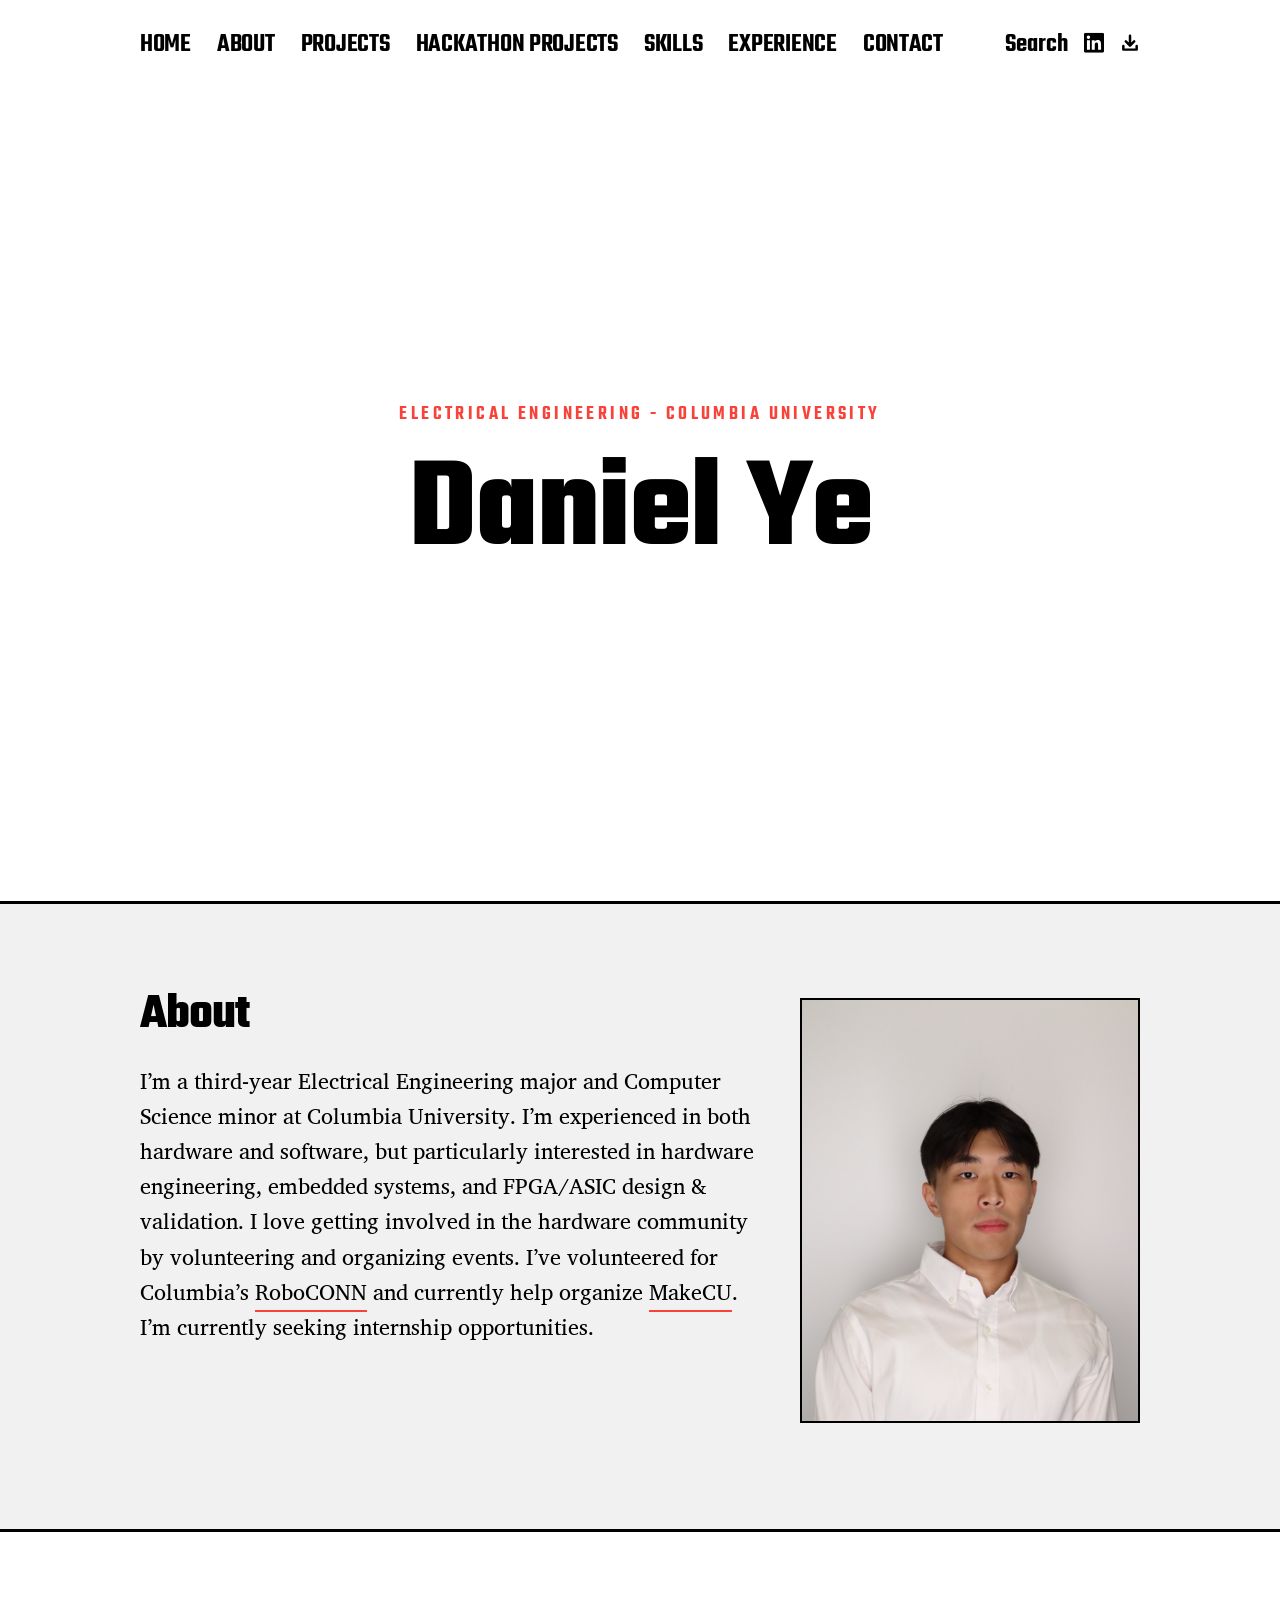
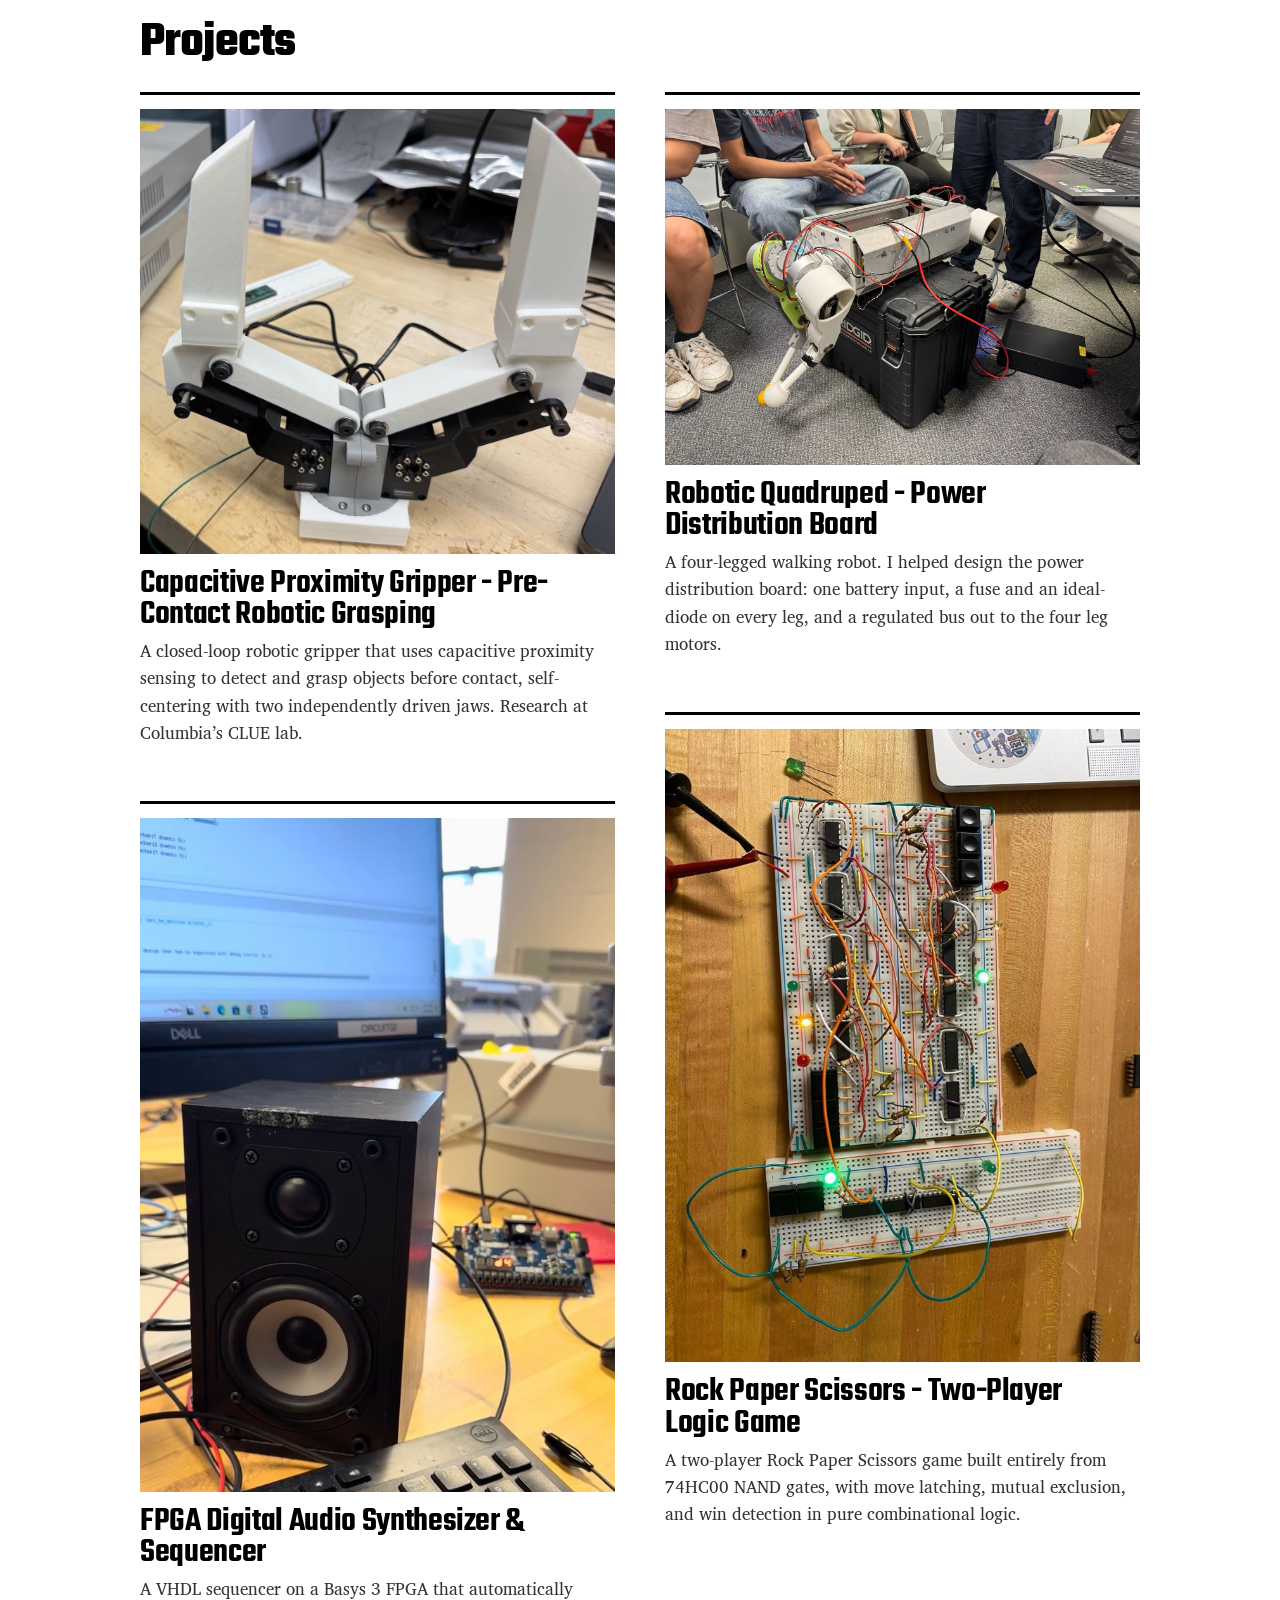
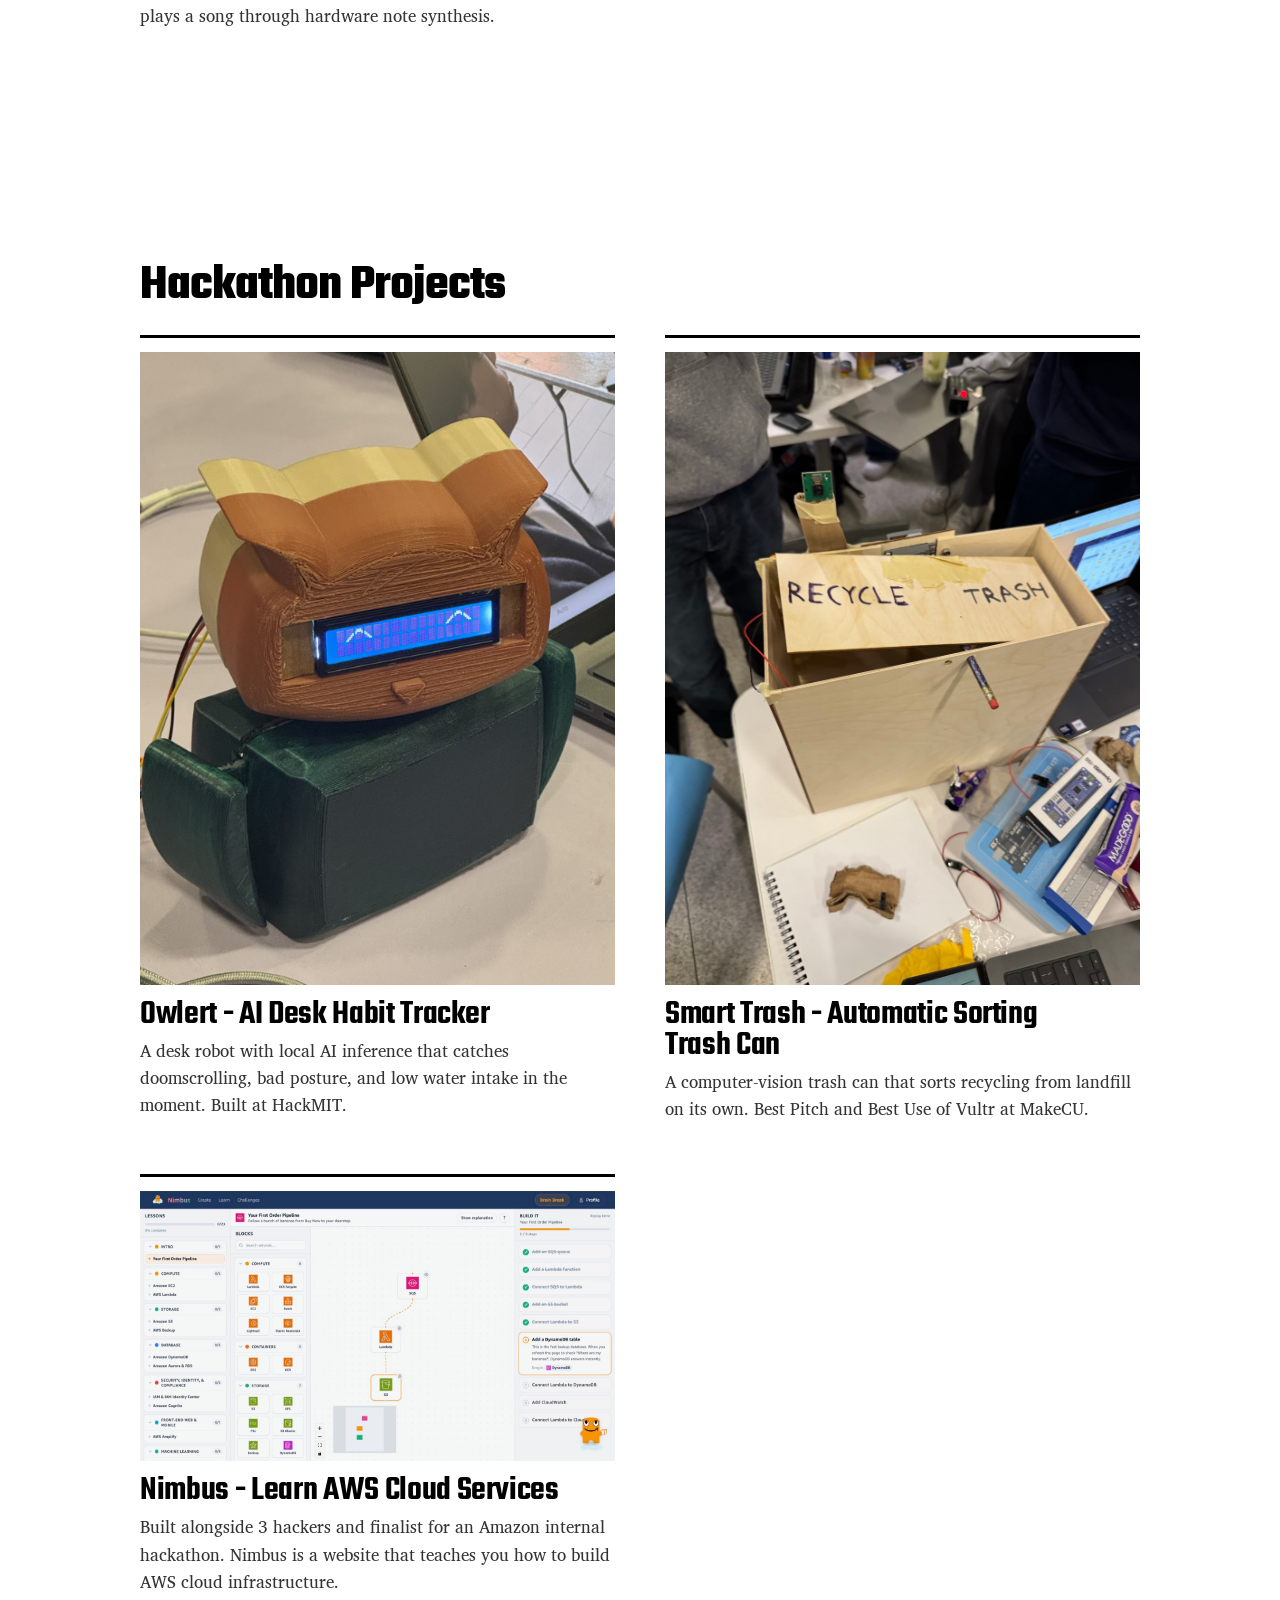
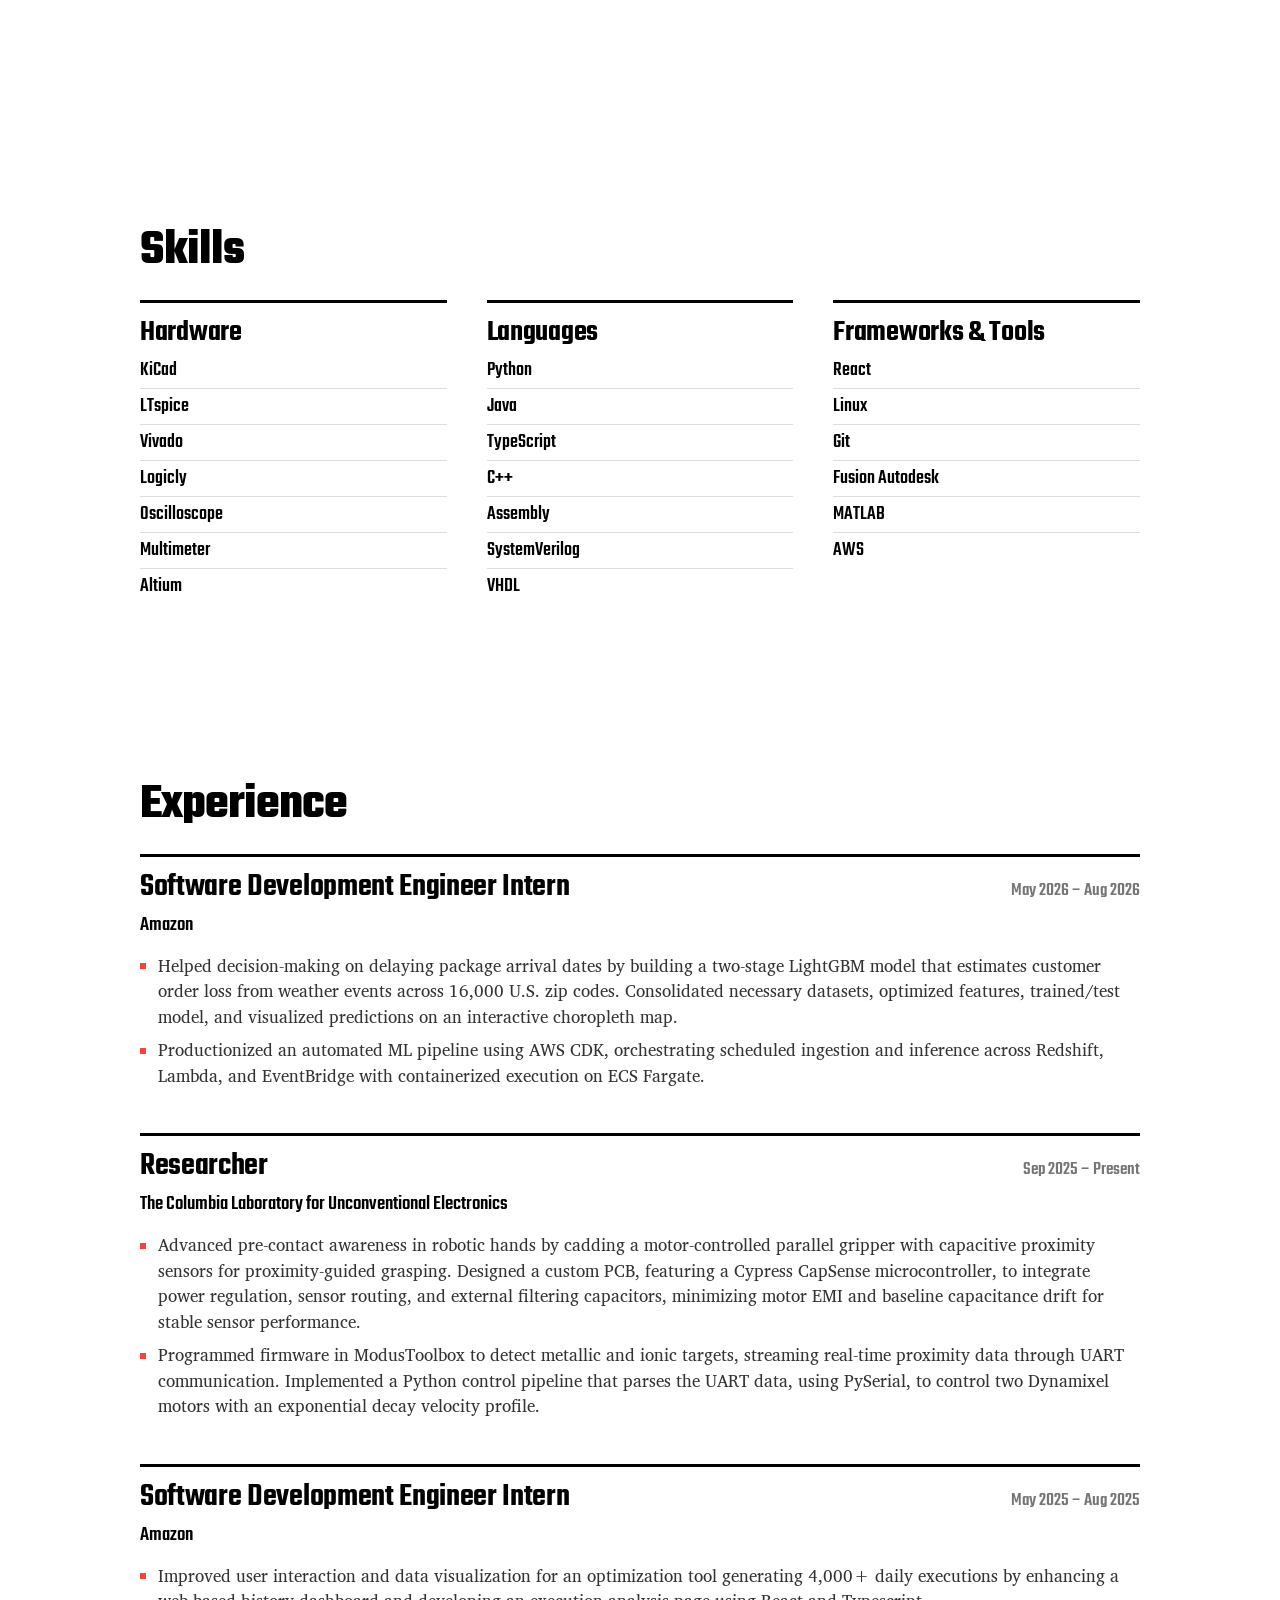
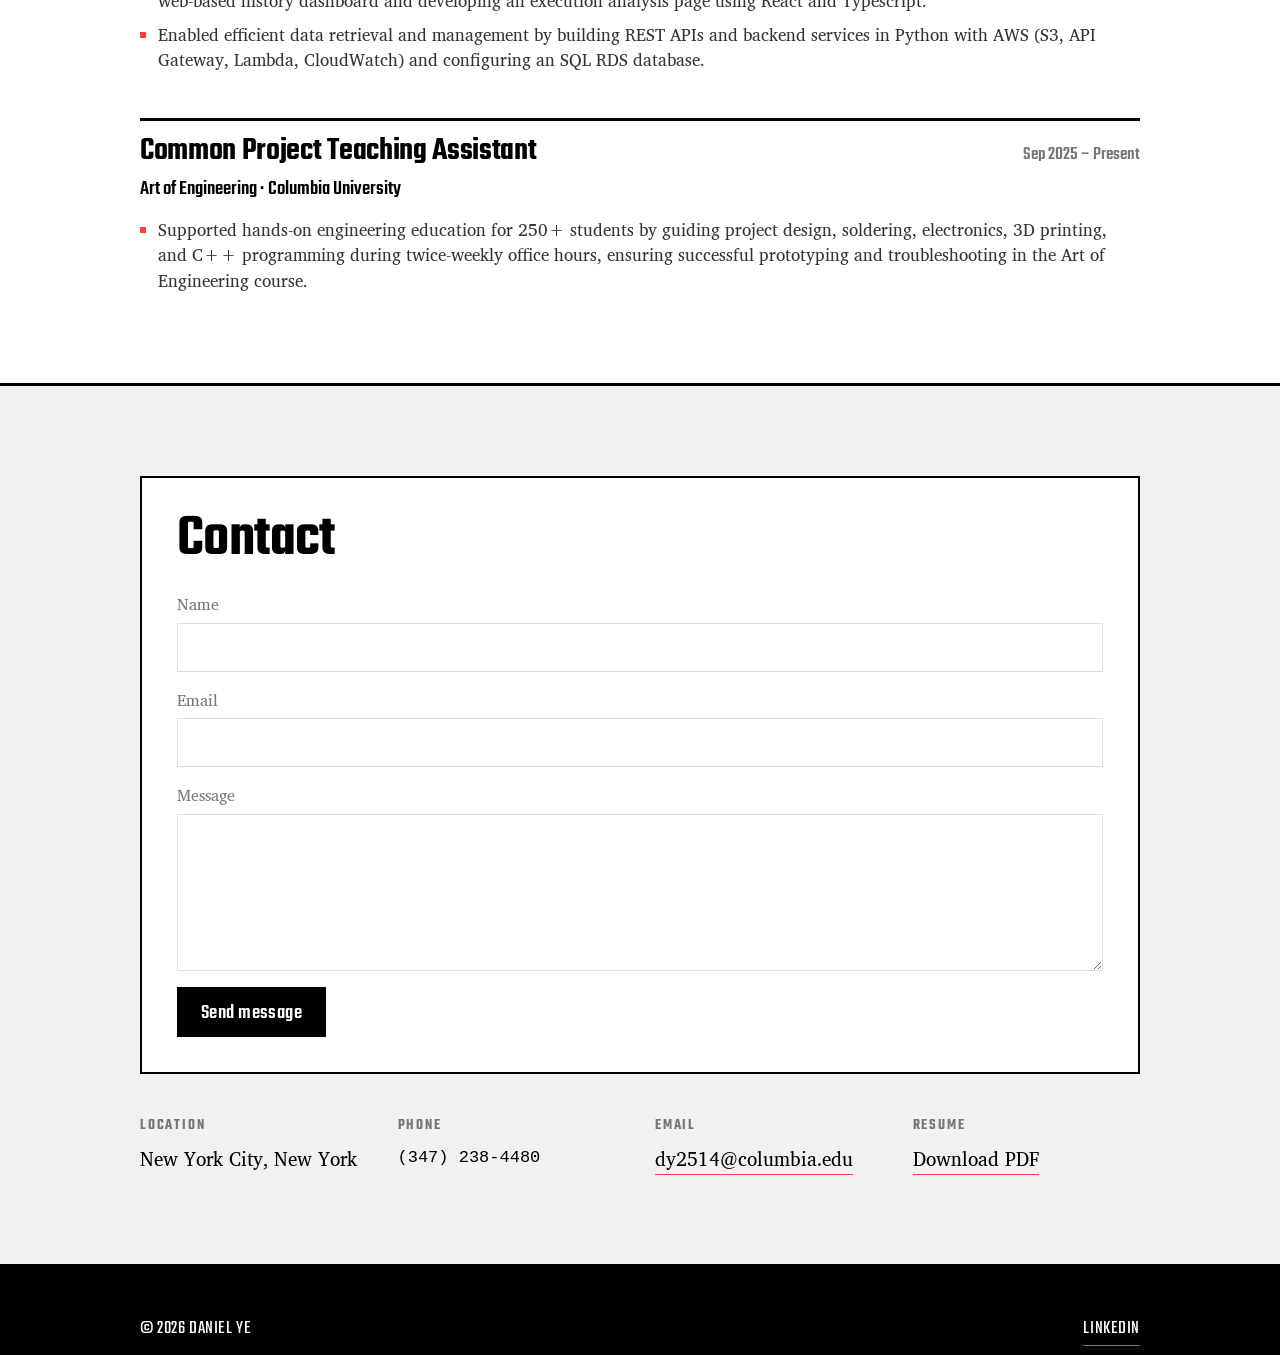
<file: index.html>
<!DOCTYPE html>
<html lang="en">
<head>
	<meta charset="UTF-8">
	<meta name="viewport" content="width=device-width, initial-scale=1">
	<title>Daniel Ye</title>
	<meta name="description" content="Daniel Ye - Electrical Engineering, Columbia University.">
	<link rel="preload" as="font" type="font/woff2" href="fonts/teko-700.woff2" crossorigin>
	<link rel="stylesheet" href="css/style.css?v=9">
</head>
<body>

	<header class="site-header-outer">
	<div class="wrap site-header">
		<div class="site-left">
			<a class="site-title" href="#top">Home</a>
			<nav class="site-nav">
				<a href="#about">About</a>
				<a href="#projects">Projects</a>
					<a href="#hackathon-projects">Hackathon Projects</a>
				<a href="#skills">Skills</a>
				<a href="#experience">Experience</a>
				<a href="#contact">Contact</a>
			</nav>
		</div>
		<div class="site-actions">
			<button id="search-trigger" type="button" class="search-trigger" aria-haspopup="dialog">Search</button>
			<a class="icon-link" href="https://www.linkedin.com/in/danielyye/" target="_blank" rel="noreferrer" aria-label="LinkedIn">
				<svg width="20" height="20" viewBox="0 0 24 24" fill="currentColor" aria-hidden="true">
					<path d="M20.45 20.45h-3.56v-5.58c0-1.33-.03-3.04-1.85-3.04-1.86 0-2.14 1.45-2.14 2.94v5.68H9.34V9h3.41v1.56h.05c.48-.9 1.64-1.85 3.38-1.85 3.61 0 4.28 2.38 4.28 5.47v6.27ZM5.34 7.43a2.07 2.07 0 1 1 0-4.14 2.07 2.07 0 0 1 0 4.14ZM7.12 20.45H3.56V9h3.56v11.45ZM22.22 0H1.77C.79 0 0 .77 0 1.72v20.56C0 23.23.79 24 1.77 24h20.45c.98 0 1.78-.77 1.78-1.72V1.72C24 .77 23.2 0 22.22 0Z"/>
				</svg>
			</a>
			<a class="icon-link" href="resume.pdf" download="Daniel-Ye-Resume.pdf" aria-label="Download Resume" data-tip="Download Resume">
				<svg width="20" height="20" viewBox="0 0 24 24" fill="currentColor" aria-hidden="true">
					<path d="M13.5 3.5a1.5 1.5 0 0 0-3 0v8.38L8.06 9.44a1.5 1.5 0 1 0-2.12 2.12l5 5a1.5 1.5 0 0 0 2.12 0l5-5a1.5 1.5 0 1 0-2.12-2.12l-2.44 2.44Z"/>
					<path d="M4 14.5A1.5 1.5 0 0 1 5.5 16v3h13v-3a1.5 1.5 0 0 1 3 0v4A1.5 1.5 0 0 1 20 21.5H4A1.5 1.5 0 0 1 2.5 20v-4A1.5 1.5 0 0 1 4 14.5Z"/>
				</svg>
			</a>
		</div>
	</div>
	</header>

	<main id="top">
		<section class="wrap hero" id="intro">
			<p class="eyebrow">Electrical Engineering - Columbia University</p>
			<h1>Daniel&nbsp;Ye</h1>
		</section>

		<section class="about" id="about">
			<div class="wrap about-inner">
				<figure class="about-photo">
					<img src="img/headshot.jpg" alt="Daniel Ye" width="900" height="1350">
				</figure>
				<h2>About</h2>
				<p>I&rsquo;m a third-year Electrical Engineering major and Computer Science minor at Columbia University. I&rsquo;m experienced in both hardware and software, but particularly interested in hardware engineering, embedded systems, and FPGA/ASIC design &amp; validation. I love getting involved in the hardware community by volunteering and organizing events. I&rsquo;ve volunteered for Columbia&rsquo;s <a href="https://roboconn.org/" target="_blank" rel="noreferrer">RoboCONN</a> and currently help organize <a href="https://www.makecu.dev/" target="_blank" rel="noreferrer">MakeCU</a>. I&rsquo;m currently seeking internship opportunities.</p>
			</div>
		</section>

		<section class="wrap" id="projects">
			<h2>Projects</h2>
			<div class="grid" id="project-grid">
				<article class="card">
					<a href="projects/capacitive-gripper.html">
						<img class="card-media" src="img/gripper.jpeg" alt="The capacitive proximity gripper: two white 3D-printed jaws on Dynamixel servos" width="1200" height="1125">
						<h3>Capacitive Proximity Gripper - Pre-Contact Robotic Grasping</h3>
						<p>A closed-loop robotic gripper that uses capacitive proximity sensing to detect and grasp objects before contact, self-centering with two independently driven jaws. Research at Columbia&rsquo;s CLUE lab.</p>
					</a>
				</article>
				<article class="card card--colbreak">
					<a href="projects/fpga-synthesizer.html">
						<img class="card-media" src="img/fpga.jpeg" alt="A Basys 3 FPGA wired to a speaker" width="678" height="962">
						<h3>FPGA Digital Audio Synthesizer &amp; Sequencer</h3>
						<p>A VHDL sequencer on a Basys 3 FPGA that automatically plays a song through hardware note synthesis.</p>
					</a>
				</article>
				<article class="card">
					<a href="projects/robotic-quadruped.html">
						<img class="card-media" src="img/quadruped.jpeg" alt="The assembled quadruped robot at a demo" width="1500" height="1125">
						<h3>Robotic Quadruped - Power Distribution Board</h3>
						<p>A four-legged walking robot. I helped design the power distribution board: one battery input, a fuse and an ideal-diode on every leg, and a regulated bus out to the four leg motors.</p>
					</a>
				</article>
				<article class="card">
					<a href="projects/rock-paper-scissors.html">
						<img class="card-media" src="img/rps.jpeg" alt="The Rock Paper Scissors circuit on two breadboards" width="750" height="1000">
						<h3>Rock Paper Scissors - Two-Player Logic Game</h3>
						<p>A two-player Rock Paper Scissors game built entirely from 74HC00 NAND gates, with move latching, mutual exclusion, and win detection in pure combinational logic.</p>
					</a>
				</article>
			</div>
		</section>

		<section class="wrap" id="hackathon-projects">
			<h2>Hackathon Projects</h2>
			<div class="grid" id="hackathon-grid">
				<article class="card">
					<a href="projects/owlert.html">
						<img class="card-media" src="img/owlert.jpeg" alt="Owlert: a 3D-printed desk robot with an LCD display for eyes" width="1200" height="1600">
						<h3>Owlert - AI Desk Habit Tracker</h3>
						<p>A desk robot with local AI inference that catches doomscrolling, bad posture, and low water intake in the moment. Built at HackMIT.</p>
					</a>
				</article>
				<article class="card card--colbreak">
					<a href="projects/nimbus.html">
						<img class="card-media" src="img/photo2.jpeg" alt="Nimbus interactive lesson builder" width="1400" height="798">
						<h3>Nimbus - Learn AWS Cloud Services</h3>
						<p>Built alongside 3 hackers and finalist for an Amazon internal hackathon. Nimbus is a website that teaches you how to build AWS cloud infrastructure.</p>
					</a>
				</article>
				<article class="card">
					<a href="projects/smart-trash.html">
						<img class="card-media" src="img/smarttrash.jpeg" alt="The Smart Trash prototype bin" width="1400" height="1050">
						<h3>Smart Trash - Automatic Sorting Trash Can</h3>
						<p>A computer-vision trash can that sorts recycling from landfill on its own. Best Pitch and Best Use of Vultr at MakeCU.</p>
					</a>
				</article>
			</div>
		</section>

		<section class="wrap" id="skills">
			<h2>Skills</h2>
			<div class="skill-grid">
				<div class="skill-col">
					<h3>Hardware</h3>
					<ul>
						<li>KiCad</li>
						<li>LTspice</li>
						<li>Vivado</li>
						<li>Logicly</li>
						<li>Oscilloscope</li>
						<li>Multimeter</li>
						<li>Altium</li>
					</ul>
				</div>
				<div class="skill-col">
					<h3>Languages</h3>
					<ul>
						<li>Python</li>
						<li>Java</li>
						<li>TypeScript</li>
						<li>C++</li>
						<li>Assembly</li>
						<li>SystemVerilog</li>
						<li>VHDL</li>
					</ul>
				</div>
				<div class="skill-col">
					<h3>Frameworks &amp; Tools</h3>
					<ul>
						<li>React</li>
						<li>Linux</li>
						<li>Git</li>
						<li>Fusion Autodesk</li>
						<li>MATLAB</li>
						<li>AWS</li>
					</ul>
				</div>
			</div>
		</section>

		<section class="wrap" id="experience">
			<h2>Experience</h2>
			<div class="exp-list">
				<article class="exp-item">
					<div class="exp-head">
						<h3>Software Development Engineer Intern</h3>
						<span class="exp-dates">May 2026 &ndash; Aug 2026</span>
					</div>
					<p class="exp-org">Amazon</p>
					<ul class="exp-points">
						<li>Helped decision-making on delaying package arrival dates by building a two-stage LightGBM model that estimates customer order loss from weather events across 16,000 U.S. zip codes. Consolidated necessary datasets, optimized features, trained/test model, and visualized predictions on an interactive choropleth map.</li>
						<li>Productionized an automated ML pipeline using AWS CDK, orchestrating scheduled ingestion and inference across Redshift, Lambda, and EventBridge with containerized execution on ECS Fargate.</li>
					</ul>
				</article>
				<article class="exp-item">
					<div class="exp-head">
						<h3>Researcher</h3>
						<span class="exp-dates">Sep 2025 &ndash; Present</span>
					</div>
					<p class="exp-org">The Columbia Laboratory for Unconventional Electronics</p>
					<ul class="exp-points">
						<li>Advanced pre-contact awareness in robotic hands by cadding a motor-controlled parallel gripper with capacitive proximity sensors for proximity-guided grasping. Designed a custom PCB, featuring a Cypress CapSense microcontroller, to integrate power regulation, sensor routing, and external filtering capacitors, minimizing motor EMI and baseline capacitance drift for stable sensor performance.</li>
						<li>Programmed firmware in ModusToolbox to detect metallic and ionic targets, streaming real-time proximity data through UART communication. Implemented a Python control pipeline that parses the UART data, using PySerial, to control two Dynamixel motors with an exponential decay velocity profile.</li>
					</ul>
				</article>
				<article class="exp-item">
					<div class="exp-head">
						<h3>Software Development Engineer Intern</h3>
						<span class="exp-dates">May 2025 &ndash; Aug 2025</span>
					</div>
					<p class="exp-org">Amazon</p>
					<ul class="exp-points">
						<li>Improved user interaction and data visualization for an optimization tool generating 4,000+ daily executions by enhancing a web-based history dashboard and developing an execution analysis page using React and Typescript.</li>
						<li>Enabled efficient data retrieval and management by building REST APIs and backend services in Python with AWS (S3, API Gateway, Lambda, CloudWatch) and configuring an SQL RDS database.</li>
					</ul>
				</article>
				<article class="exp-item">
					<div class="exp-head">
						<h3>Common Project Teaching Assistant</h3>
						<span class="exp-dates">Sep 2025 &ndash; Present</span>
					</div>
					<p class="exp-org">Art of Engineering &middot; Columbia University</p>
					<ul class="exp-points">
						<li>Supported hands-on engineering education for 250+ students by guiding project design, soldering, electronics, 3D printing, and C++ programming during twice-weekly office hours, ensuring successful prototyping and troubleshooting in the Art of Engineering course.</li>
					</ul>
				</article>
			</div>
		</section>

		<section class="contact" id="contact">
			<div class="wrap contact-inner">
				<div class="contact-card">
					<h2>Contact</h2>
					<form class="contact-form" method="post" action="https://api.web3forms.com/submit">
						<input type="hidden" name="access_key" value="5f24f6c4-40c9-4f68-b895-07724a0d71ce">
						<input type="hidden" name="subject" value="New message from your portfolio">
						<input type="hidden" name="from_name" value="Daniel Ye Portfolio">
						<input type="checkbox" name="botcheck" tabindex="-1" autocomplete="off" style="display:none" aria-hidden="true">
						<label>
							<span>Name</span>
							<input type="text" name="name" required>
						</label>
						<label>
							<span>Email</span>
							<input type="email" name="email" required>
						</label>
						<label>
							<span>Message</span>
							<textarea name="message" rows="5" required></textarea>
						</label>
						<button type="submit" class="btn">Send message</button>
						<p class="form-status" role="status" aria-live="polite" hidden></p>
					</form>
				</div>

				<dl class="info-grid">
					<div>
						<dt>Location</dt>
						<dd>New York City, New York</dd>
					</div>
					<div>
						<dt>Phone</dt>
						<dd class="mono">(347)&nbsp;238-4480</dd>
					</div>
					<div>
						<dt>Email</dt>
						<dd><a href="mailto:dy2514@columbia.edu">dy2514@columbia.edu</a></dd>
					</div>
					<div>
						<dt>Resume</dt>
						<dd><a href="resume.pdf" download="Daniel-Ye-Resume.pdf">Download PDF</a></dd>
					</div>
				</dl>
			</div>
		</section>
	</main>

	<footer class="site-footer">
		<div class="wrap">
			<span>&copy; 2026 Daniel Ye</span>
			<span class="footer-links">
				<a href="https://www.linkedin.com/in/danielyye/" target="_blank" rel="noreferrer">LinkedIn</a>
			</span>
		</div>
	</footer>

	<div id="search-overlay" class="search-overlay" hidden>
		<div class="search-modal" role="dialog" aria-modal="true" aria-label="Search">
			<input id="search-input" type="text" placeholder="Jump to a section&hellip;" autocomplete="off">
			<ul id="search-results" class="search-results"></ul>
		</div>
	</div>

	<script>
		(function () {
			var header = document.querySelector('.site-header');
			var outer = document.querySelector('.site-header-outer');
			function setHeaderHeight() {
				document.documentElement.style.setProperty('--header-h', header.offsetHeight + 'px');
			}
			function onScroll() {
				outer.classList.toggle('is-stuck', window.scrollY > 4);
			}
			setHeaderHeight();
			onScroll();
			window.addEventListener('resize', setHeaderHeight);
			window.addEventListener('scroll', onScroll, { passive: true });
		})();

		// Contact form: submit to Web3Forms over fetch, show the result inline
		(function () {
			var form = document.querySelector('.contact-form');
			if (!form) return;
			var status = form.querySelector('.form-status');
			var button = form.querySelector('button[type="submit"]');

			function setStatus(text, state) {
				status.textContent = text;
				status.dataset.state = state;
				status.hidden = false;
			}

			form.addEventListener('submit', function (e) {
				e.preventDefault();
				if (!form.reportValidity()) return;
				button.disabled = true;
				setStatus('Sending…', 'pending');

				var payload = JSON.stringify(Object.fromEntries(new FormData(form)));
				fetch('https://api.web3forms.com/submit', {
					method: 'POST',
					headers: { 'Content-Type': 'application/json', Accept: 'application/json' },
					body: payload
				})
					.then(function (r) { return r.json(); })
					.then(function (data) {
						if (data.success) {
							form.reset();
							setStatus('Thanks - your message has been sent.', 'ok');
						} else {
							setStatus(data.message || 'Something went wrong. Please email me directly.', 'err');
						}
					})
					.catch(function () {
						setStatus('Network error. Please email me directly.', 'err');
					})
					.finally(function () { button.disabled = false; });
			});
		})();
	</script>
	<script src="js/search.js"></script>
	<script src="js/reveal.js"></script>
</body>
</html>
</file>
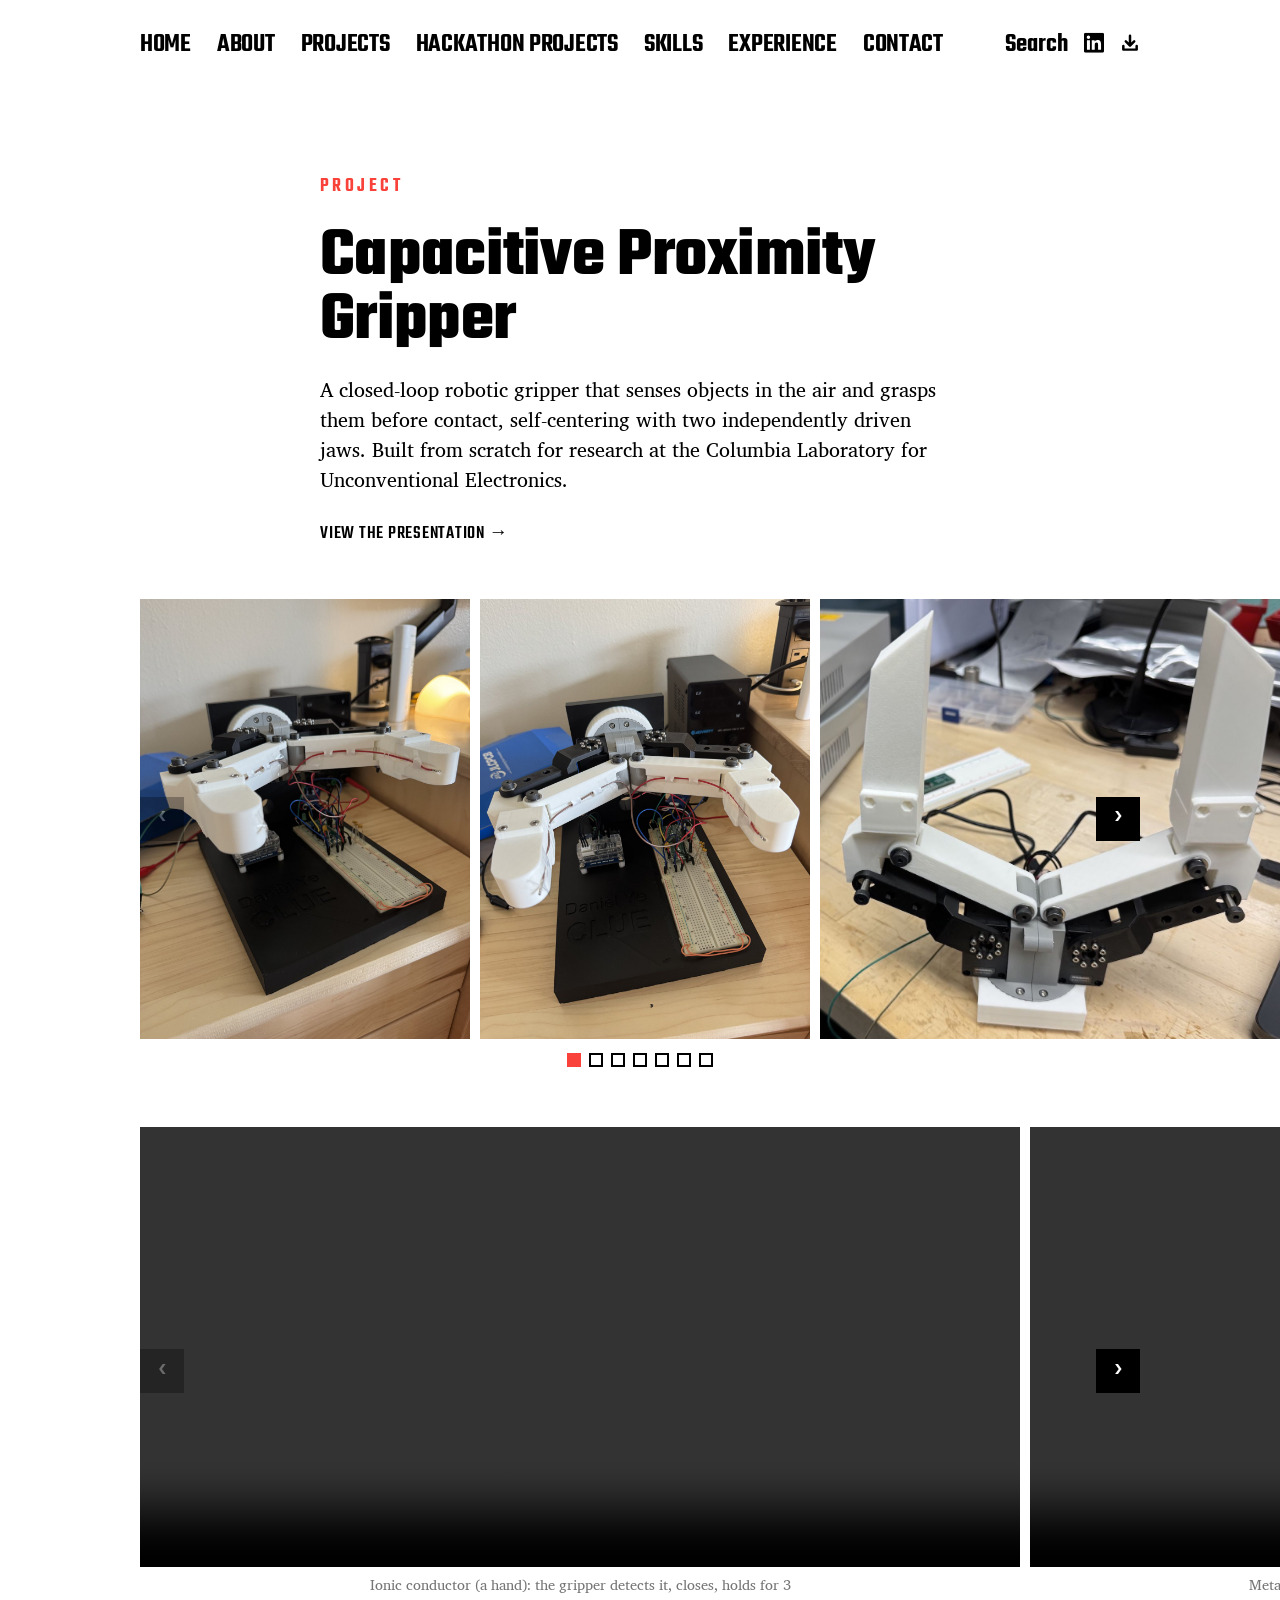
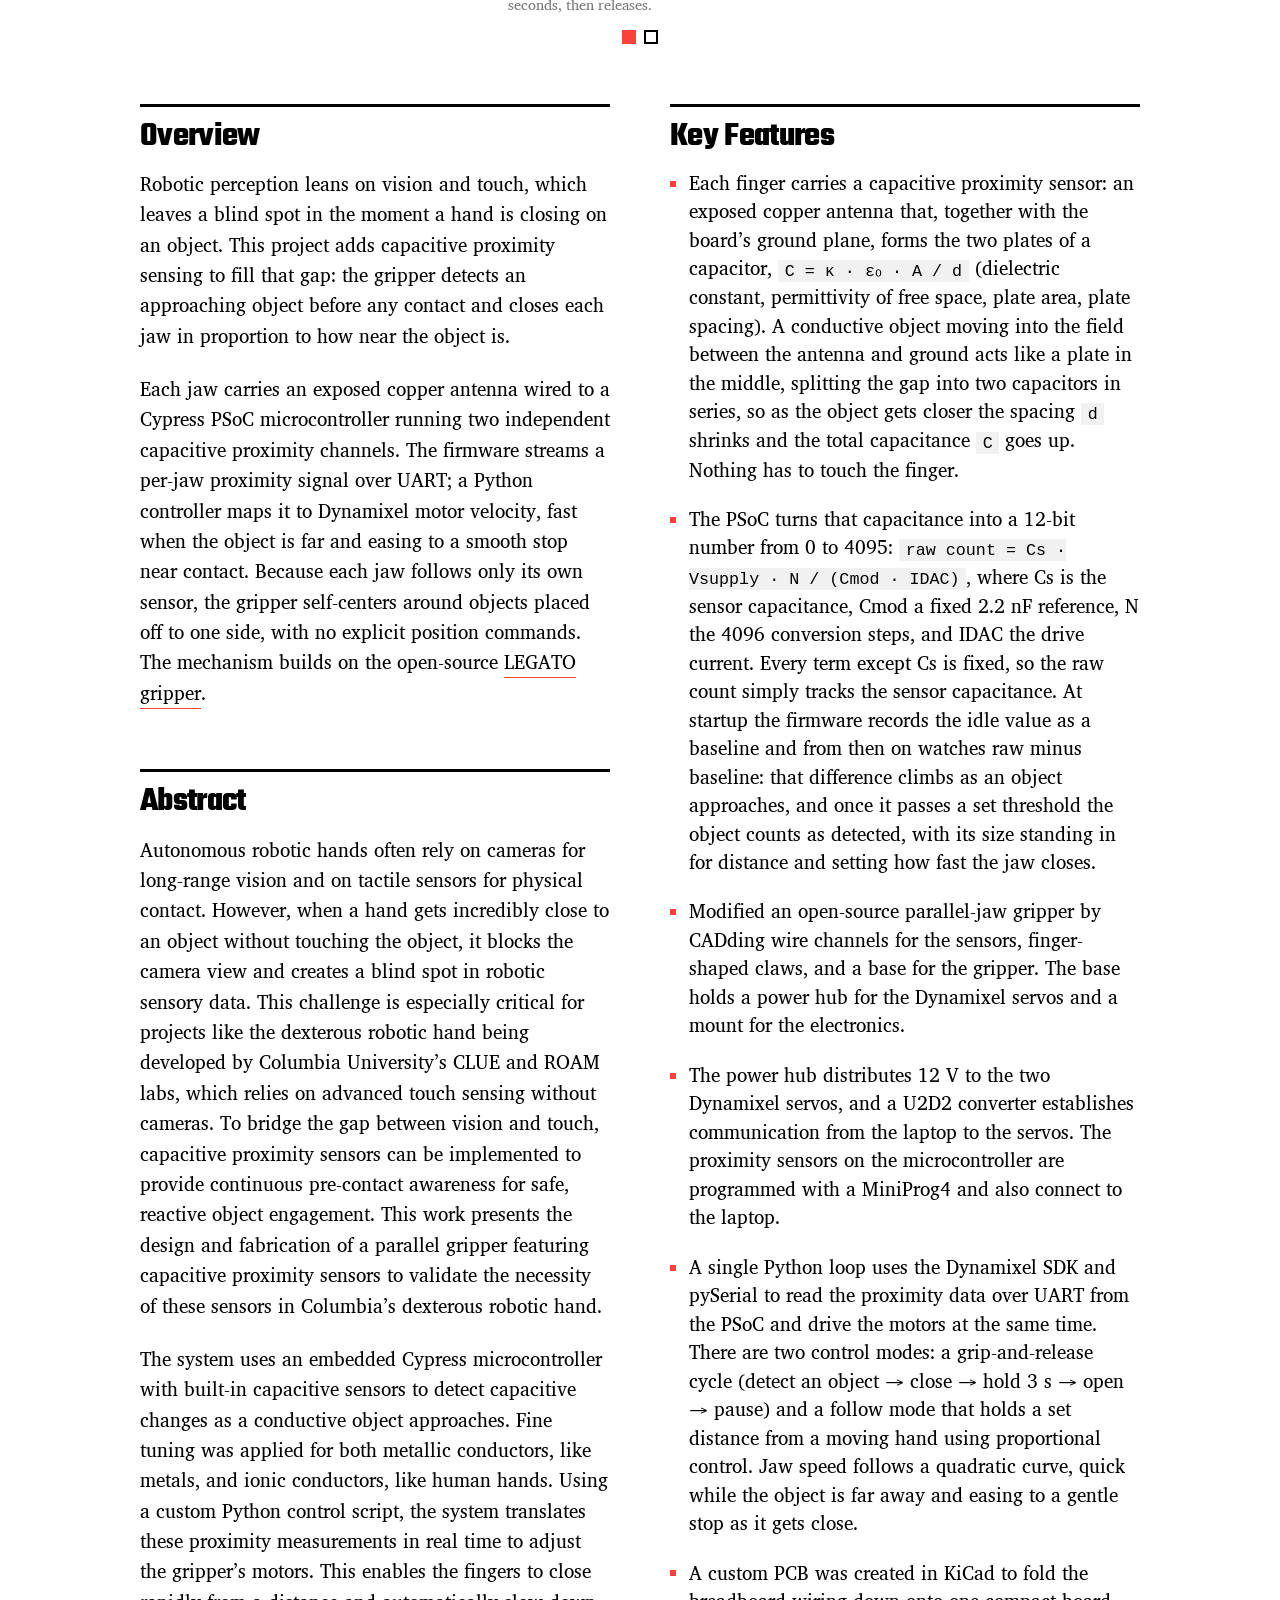
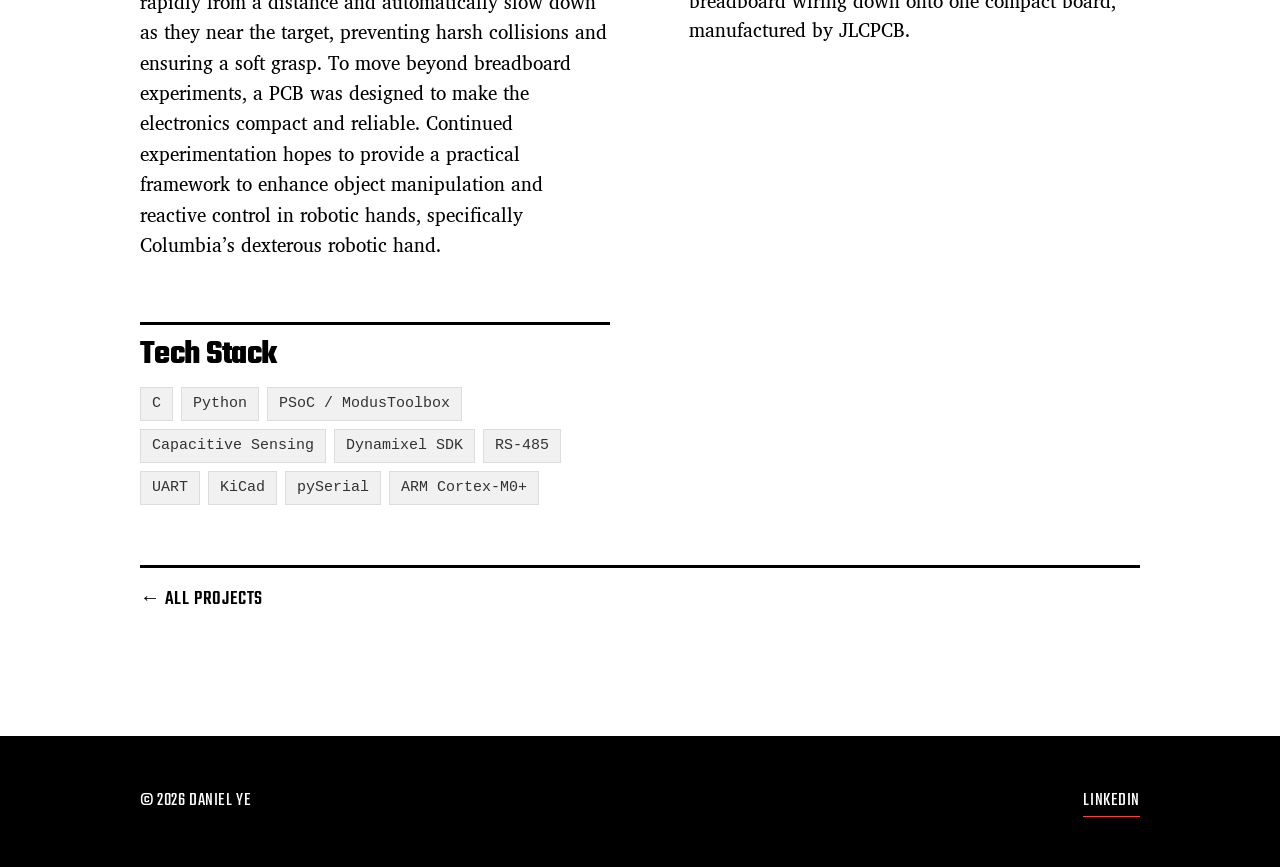
<file: projects/capacitive-gripper.html>
<!DOCTYPE html>
<html lang="en">
<head>
	<meta charset="UTF-8">
	<meta name="viewport" content="width=device-width, initial-scale=1">
	<title>Capacitive Proximity Gripper - Daniel Ye</title>
	<meta name="description" content="A closed-loop robotic gripper that uses capacitive proximity sensing to detect and grasp objects before contact, self-centering with two independently driven jaws. Research at Columbia's CLUE lab.">
	<link rel="preload" as="font" type="font/woff2" href="../fonts/teko-700.woff2" crossorigin>
	<link rel="stylesheet" href="../css/style.css?v=9">
</head>
<body data-home="../index.html">

	<header class="site-header-outer">
	<div class="wrap site-header">
		<div class="site-left">
			<a class="site-title" href="../index.html">Home</a>
			<nav class="site-nav">
				<a href="../index.html#about">About</a>
				<a href="../index.html#projects">Projects</a>
				<a href="../index.html#hackathon-projects">Hackathon Projects</a>
				<a href="../index.html#skills">Skills</a>
				<a href="../index.html#experience">Experience</a>
				<a href="../index.html#contact">Contact</a>
			</nav>
		</div>
		<div class="site-actions">
			<button id="search-trigger" type="button" class="search-trigger" aria-haspopup="dialog">Search</button>
			<a class="icon-link" href="https://www.linkedin.com/in/danielyye/" target="_blank" rel="noreferrer" aria-label="LinkedIn">
				<svg width="20" height="20" viewBox="0 0 24 24" fill="currentColor" aria-hidden="true">
					<path d="M20.45 20.45h-3.56v-5.58c0-1.33-.03-3.04-1.85-3.04-1.86 0-2.14 1.45-2.14 2.94v5.68H9.34V9h3.41v1.56h.05c.48-.9 1.64-1.85 3.38-1.85 3.61 0 4.28 2.38 4.28 5.47v6.27ZM5.34 7.43a2.07 2.07 0 1 1 0-4.14 2.07 2.07 0 0 1 0 4.14ZM7.12 20.45H3.56V9h3.56v11.45ZM22.22 0H1.77C.79 0 0 .77 0 1.72v20.56C0 23.23.79 24 1.77 24h20.45c.98 0 1.78-.77 1.78-1.72V1.72C24 .77 23.2 0 22.22 0Z"/>
				</svg>
			</a>
			<a class="icon-link" href="../resume.pdf" download="Daniel-Ye-Resume.pdf" aria-label="Download Resume" data-tip="Download Resume">
				<svg width="20" height="20" viewBox="0 0 24 24" fill="currentColor" aria-hidden="true">
					<path d="M13.5 3.5a1.5 1.5 0 0 0-3 0v8.38L8.06 9.44a1.5 1.5 0 1 0-2.12 2.12l5 5a1.5 1.5 0 0 0 2.12 0l5-5a1.5 1.5 0 1 0-2.12-2.12l-2.44 2.44Z"/>
					<path d="M4 14.5A1.5 1.5 0 0 1 5.5 16v3h13v-3a1.5 1.5 0 0 1 3 0v4A1.5 1.5 0 0 1 20 21.5H4A1.5 1.5 0 0 1 2.5 20v-4A1.5 1.5 0 0 1 4 14.5Z"/>
				</svg>
			</a>
		</div>
	</div>
	</header>

	<main id="top" class="project">
		<header class="wrap wrap--narrow project-header">
			<p class="eyebrow">Project</p>
			<h1>Capacitive Proximity Gripper</h1>
			<p class="lead">A closed-loop robotic gripper that senses objects in the air and grasps them before contact, self-centering with two independently driven jaws. Built from scratch for research at the Columbia Laboratory for Unconventional Electronics.</p>
			<p class="project-links">
				<a href="../capacitive-gripper-presentation.pdf" target="_blank" rel="noreferrer">View the presentation &rarr;</a>
			</p>
		</header>

		<div class="wrap project-body">
			<div class="carousel carousel--gallery" id="gripper-carousel">
				<div class="carousel-frame">
					<div class="carousel-viewport">
						<div class="carousel-track">
							<figure class="carousel-slide">
								<img src="../img/gripper-setup.jpeg" alt="The assembled gripper on its CLUE lab stand: white 3D-printed parallel jaws, the PSoC and power hub on a breadboard, wired to a bench supply" width="1200" height="1600">
							</figure>
							<figure class="carousel-slide">
								<img src="../img/gripper-setup-2.jpeg" alt="Front view of the gripper with both jaws open, the breadboard electronics and bench supply behind it" width="1200" height="1600">
							</figure>
							<figure class="carousel-slide">
								<img src="../img/gripper.jpeg" alt="The gripper: two white 3D-printed jaws on Dynamixel servos, mounted on a rotating base" width="1200" height="1125">
							</figure>
							<figure class="carousel-slide">
								<img src="../img/gripper-breadboard.jpeg" alt="The PSoC on a QFN breakout board wired up on a breadboard for bring-up" width="1111" height="1200">
							</figure>
							<figure class="carousel-slide">
								<img src="../img/gripper-schematic.jpeg" alt="KiCad schematic of the PSoC sensor board: the CY8C4045 QFN, the 2.2 nF Cmod cap, decoupling network, LED drivers, and the SWD / UART / antenna screw terminals" width="1488" height="1116">
							</figure>
							<figure class="carousel-slide">
								<img src="../img/gripper-pcb.jpeg" alt="3D render of the finished 2-layer PSoC sensor board with the QFN footprint, indicator LEDs, current-limit resistors, and three screw terminals" width="1400" height="1400">
							</figure>
							<figure class="carousel-slide">
								<img src="../img/gripper-scan.jpeg" alt="UART session log: raw vs baseline, the RawDiff proximity signal, and the detection state as a hand approaches" width="1600" height="939">
							</figure>
						</div>
					</div>
					<button type="button" class="carousel-arrow carousel-prev" aria-label="Previous slide">&lsaquo;</button>
					<button type="button" class="carousel-arrow carousel-next" aria-label="Next slide">&rsaquo;</button>
				</div>
				<div class="carousel-dots" aria-label="Choose slide"></div>
			</div>

			<div class="carousel carousel--gallery" id="gripper-demos-carousel">
				<div class="carousel-frame">
					<div class="carousel-viewport">
						<div class="carousel-track">
							<figure class="carousel-slide carousel-slide--caption">
								<video src="../img/gripper-ionic.mp4" controls playsinline preload="metadata" width="960" height="540"></video>
								<figcaption>Ionic conductor (a hand): the gripper detects it, closes, holds for 3 seconds, then releases.</figcaption>
							</figure>
							<figure class="carousel-slide carousel-slide--caption">
								<video src="../img/gripper-metallic.mp4" controls playsinline preload="metadata" width="960" height="540"></video>
								<figcaption>Metallic conductor: the gripper detects it, closes, holds for 3 seconds, then releases.</figcaption>
							</figure>
						</div>
					</div>
					<button type="button" class="carousel-arrow carousel-prev" aria-label="Previous demo">&lsaquo;</button>
					<button type="button" class="carousel-arrow carousel-next" aria-label="Next demo">&rsaquo;</button>
				</div>
				<div class="carousel-dots" aria-label="Choose demo"></div>
			</div>

			<div class="project-cols">
				<div class="project-col">
					<h2>Overview</h2>
					<p>Robotic perception leans on vision and touch, which leaves a blind spot in the moment a hand is closing on an object. This project adds capacitive proximity sensing to fill that gap: the gripper detects an approaching object before any contact and closes each jaw in proportion to how near the object is.</p>
					<p>Each jaw carries an exposed copper antenna wired to a Cypress PSoC microcontroller running two independent capacitive proximity channels. The firmware streams a per-jaw proximity signal over UART; a Python controller maps it to Dynamixel motor velocity, fast when the object is far and easing to a smooth stop near contact. Because each jaw follows only its own sensor, the gripper self-centers around objects placed off to one side, with no explicit position commands. The mechanism builds on the open-source <a href="https://ut-hcrl.github.io/LEGATO-Gripper/" target="_blank" rel="noreferrer">LEGATO gripper</a>.</p>

					<h2>Abstract</h2>
					<p>Autonomous robotic hands often rely on cameras for long-range vision and on tactile sensors for physical contact. However, when a hand gets incredibly close to an object without touching the object, it blocks the camera view and creates a blind spot in robotic sensory data. This challenge is especially critical for projects like the dexterous robotic hand being developed by Columbia University&rsquo;s CLUE and ROAM labs, which relies on advanced touch sensing without cameras. To bridge the gap between vision and touch, capacitive proximity sensors can be implemented to provide continuous pre-contact awareness for safe, reactive object engagement. This work presents the design and fabrication of a parallel gripper featuring capacitive proximity sensors to validate the necessity of these sensors in Columbia&rsquo;s dexterous robotic hand.</p>
					<p>The system uses an embedded Cypress microcontroller with built-in capacitive sensors to detect capacitive changes as a conductive object approaches. Fine tuning was applied for both metallic conductors, like metals, and ionic conductors, like human hands. Using a custom Python control script, the system translates these proximity measurements in real time to adjust the gripper&rsquo;s motors. This enables the fingers to close rapidly from a distance and automatically slow down as they near the target, preventing harsh collisions and ensuring a soft grasp. To move beyond breadboard experiments, a PCB was designed to make the electronics compact and reliable. Continued experimentation hopes to provide a practical framework to enhance object manipulation and reactive control in robotic hands, specifically Columbia&rsquo;s dexterous robotic hand.</p>

					<h2>Tech Stack</h2>
					<ul class="tech-tags">
						<li>C</li>
						<li>Python</li>
						<li>PSoC / ModusToolbox</li>
						<li>Capacitive Sensing</li>
						<li>Dynamixel SDK</li>
						<li>RS-485</li>
						<li>UART</li>
						<li>KiCad</li>
						<li>pySerial</li>
						<li>ARM Cortex-M0+</li>
					</ul>
				</div>
				<div class="project-col">
					<h2>Key Features</h2>
					<ul>
						<li>Each finger carries a capacitive proximity sensor: an exposed copper antenna that, together with the board&rsquo;s ground plane, forms the two plates of a capacitor, <code>C = &kappa; &middot; &epsilon;&#8320; &middot; A / d</code> (dielectric constant, permittivity of free space, plate area, plate spacing). A conductive object moving into the field between the antenna and ground acts like a plate in the middle, splitting the gap into two capacitors in series, so as the object gets closer the spacing <code>d</code> shrinks and the total capacitance <code>C</code> goes up. Nothing has to touch the finger.</li>
						<li>The PSoC turns that capacitance into a 12-bit number from 0 to 4095: <code>raw&nbsp;count = Cs &middot; Vsupply &middot; N / (Cmod &middot; IDAC)</code>, where Cs is the sensor capacitance, Cmod a fixed 2.2&nbsp;nF reference, N the 4096 conversion steps, and IDAC the drive current. Every term except Cs is fixed, so the raw count simply tracks the sensor capacitance. At startup the firmware records the idle value as a baseline and from then on watches raw minus baseline: that difference climbs as an object approaches, and once it passes a set threshold the object counts as detected, with its size standing in for distance and setting how fast the jaw closes.</li>
						<li>Modified an open-source parallel-jaw gripper by CADding wire channels for the sensors, finger-shaped claws, and a base for the gripper. The base holds a power hub for the Dynamixel servos and a mount for the electronics.</li>
						<li>The power hub distributes 12&nbsp;V to the two Dynamixel servos, and a U2D2 converter establishes communication from the laptop to the servos. The proximity sensors on the microcontroller are programmed with a MiniProg4 and also connect to the laptop.</li>
						<li>A single Python loop uses the Dynamixel SDK and pySerial to read the proximity data over UART from the PSoC and drive the motors at the same time. There are two control modes: a grip-and-release cycle (detect an object &rarr; close &rarr; hold 3 s &rarr; open &rarr; pause) and a follow mode that holds a set distance from a moving hand using proportional control. Jaw speed follows a quadratic curve, quick while the object is far away and easing to a gentle stop as it gets close.</li>
						<li>A custom PCB was created in KiCad to fold the breadboard wiring down onto one compact board, manufactured by JLCPCB.</li>
					</ul>
				</div>
			</div>

			<p class="project-back"><a href="../index.html#projects">&larr; All projects</a></p>
		</div>
	</main>

	<footer class="site-footer">
		<div class="wrap">
			<span>&copy; 2026 Daniel Ye</span>
			<span class="footer-links">
				<a href="https://www.linkedin.com/in/danielyye/" target="_blank" rel="noreferrer">LinkedIn</a>
			</span>
		</div>
	</footer>

	<div id="search-overlay" class="search-overlay" hidden>
		<div class="search-modal" role="dialog" aria-modal="true" aria-label="Search">
			<input id="search-input" type="text" placeholder="Jump to a section&hellip;" autocomplete="off">
			<ul id="search-results" class="search-results"></ul>
		</div>
	</div>

	<script>
		(function () {
			var header = document.querySelector('.site-header');
			var outer = document.querySelector('.site-header-outer');
			function setHeaderHeight() {
				document.documentElement.style.setProperty('--header-h', header.offsetHeight + 'px');
			}
			function onScroll() {
				outer.classList.toggle('is-stuck', window.scrollY > 4);
			}
			setHeaderHeight();
			onScroll();
			window.addEventListener('resize', setHeaderHeight);
			window.addEventListener('scroll', onScroll, { passive: true });
		})();
	</script>
	<script src="../js/search.js"></script>
	<script src="../js/reveal.js"></script>
	<script src="../js/carousel.js?v=3"></script>
</body>
</html>
</file>
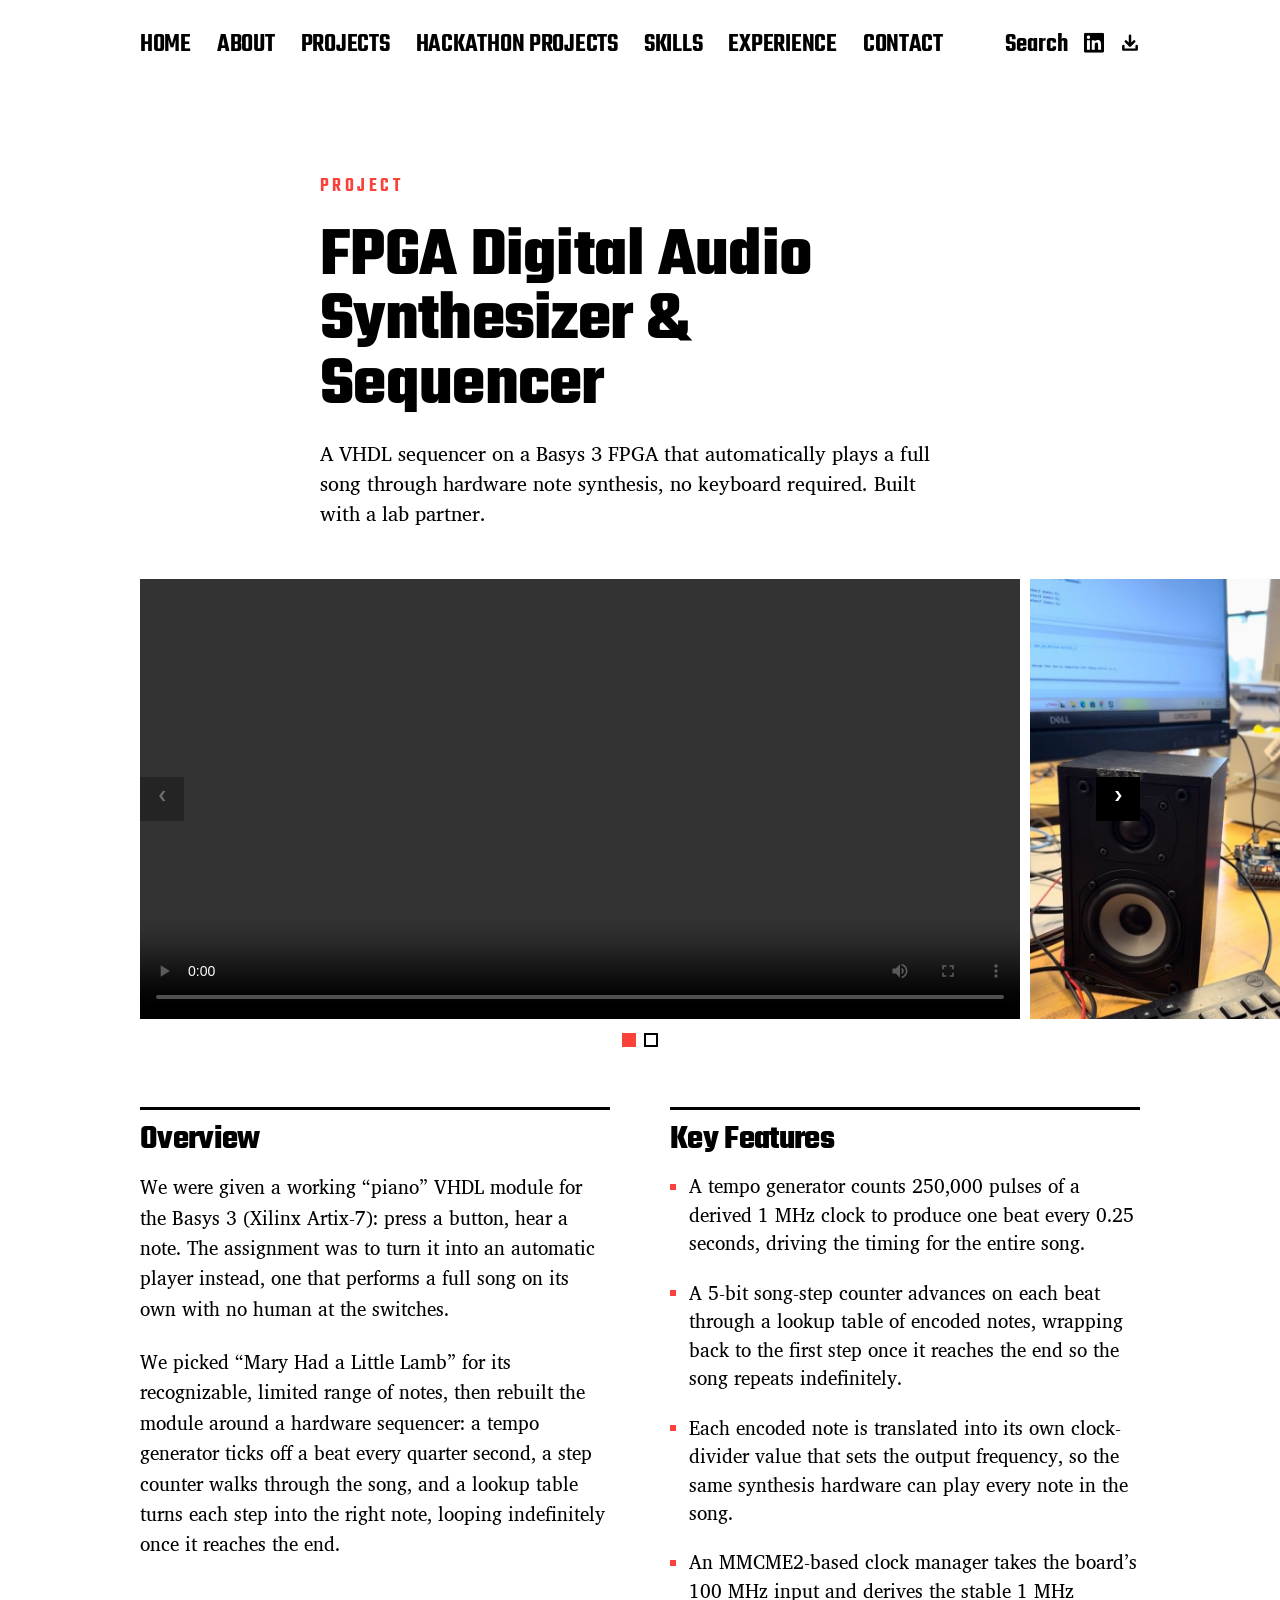
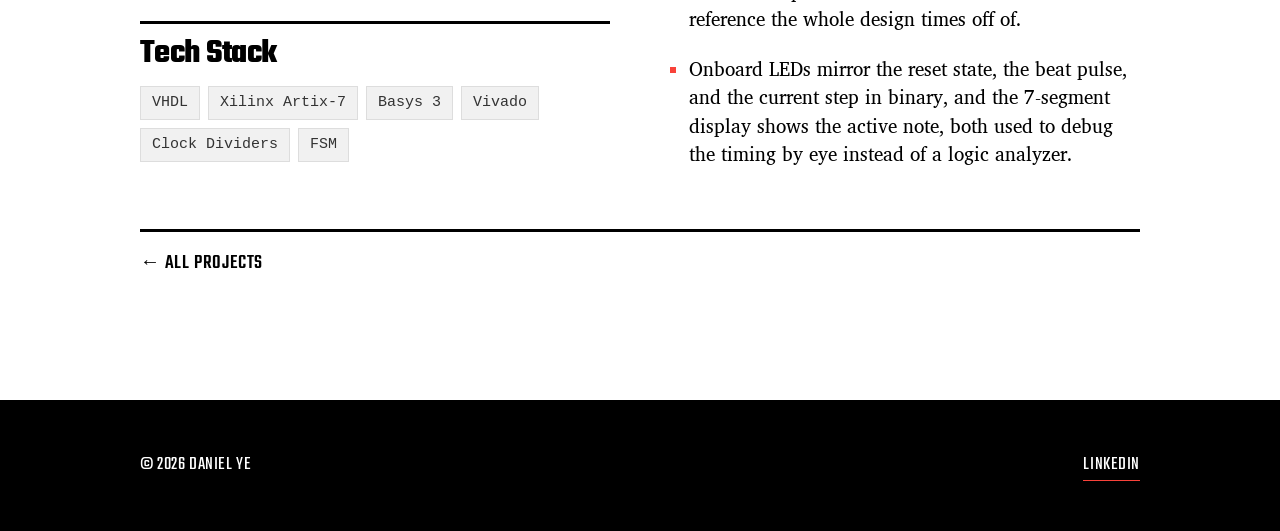
<file: projects/fpga-synthesizer.html>
<!DOCTYPE html>
<html lang="en">
<head>
	<meta charset="UTF-8">
	<meta name="viewport" content="width=device-width, initial-scale=1">
	<title>FPGA Digital Audio Synthesizer &amp; Sequencer - Daniel Ye</title>
	<meta name="description" content="A VHDL sequencer on a Basys 3 FPGA that automatically plays a song through hardware note synthesis, built for Columbia's Digital Systems Lab.">
	<link rel="preload" as="font" type="font/woff2" href="../fonts/teko-700.woff2" crossorigin>
	<link rel="stylesheet" href="../css/style.css?v=9">
</head>
<body data-home="../index.html">

	<header class="site-header-outer">
	<div class="wrap site-header">
		<div class="site-left">
			<a class="site-title" href="../index.html">Home</a>
			<nav class="site-nav">
				<a href="../index.html#about">About</a>
				<a href="../index.html#projects">Projects</a>
				<a href="../index.html#hackathon-projects">Hackathon Projects</a>
				<a href="../index.html#skills">Skills</a>
				<a href="../index.html#experience">Experience</a>
				<a href="../index.html#contact">Contact</a>
			</nav>
		</div>
		<div class="site-actions">
			<button id="search-trigger" type="button" class="search-trigger" aria-haspopup="dialog">Search</button>
			<a class="icon-link" href="https://www.linkedin.com/in/danielyye/" target="_blank" rel="noreferrer" aria-label="LinkedIn">
				<svg width="20" height="20" viewBox="0 0 24 24" fill="currentColor" aria-hidden="true">
					<path d="M20.45 20.45h-3.56v-5.58c0-1.33-.03-3.04-1.85-3.04-1.86 0-2.14 1.45-2.14 2.94v5.68H9.34V9h3.41v1.56h.05c.48-.9 1.64-1.85 3.38-1.85 3.61 0 4.28 2.38 4.28 5.47v6.27ZM5.34 7.43a2.07 2.07 0 1 1 0-4.14 2.07 2.07 0 0 1 0 4.14ZM7.12 20.45H3.56V9h3.56v11.45ZM22.22 0H1.77C.79 0 0 .77 0 1.72v20.56C0 23.23.79 24 1.77 24h20.45c.98 0 1.78-.77 1.78-1.72V1.72C24 .77 23.2 0 22.22 0Z"/>
				</svg>
			</a>
			<a class="icon-link" href="../resume.pdf" download="Daniel-Ye-Resume.pdf" aria-label="Download Resume" data-tip="Download Resume">
				<svg width="20" height="20" viewBox="0 0 24 24" fill="currentColor" aria-hidden="true">
					<path d="M13.5 3.5a1.5 1.5 0 0 0-3 0v8.38L8.06 9.44a1.5 1.5 0 1 0-2.12 2.12l5 5a1.5 1.5 0 0 0 2.12 0l5-5a1.5 1.5 0 1 0-2.12-2.12l-2.44 2.44Z"/>
					<path d="M4 14.5A1.5 1.5 0 0 1 5.5 16v3h13v-3a1.5 1.5 0 0 1 3 0v4A1.5 1.5 0 0 1 20 21.5H4A1.5 1.5 0 0 1 2.5 20v-4A1.5 1.5 0 0 1 4 14.5Z"/>
				</svg>
			</a>
		</div>
	</div>
	</header>

	<main id="top" class="project">
		<header class="wrap wrap--narrow project-header">
			<p class="eyebrow">Project</p>
			<h1>FPGA Digital Audio Synthesizer &amp; Sequencer</h1>
			<p class="lead">A VHDL sequencer on a Basys 3 FPGA that automatically plays a full song through hardware note synthesis, no keyboard required. Built with a lab partner.</p>
		</header>

		<div class="wrap project-body">
			<div class="carousel carousel--gallery" id="fpga-carousel">
				<div class="carousel-frame">
					<div class="carousel-viewport">
						<div class="carousel-track">
							<figure class="carousel-slide">
								<video src="../img/fpga-demo.mp4" controls playsinline preload="metadata"></video>
							</figure>
							<figure class="carousel-slide">
								<img src="../img/fpga.jpeg" alt="A Basys 3 FPGA wired to a speaker, with the VHDL source open on the monitor behind it" width="678" height="962">
							</figure>
						</div>
					</div>
					<button type="button" class="carousel-arrow carousel-prev" aria-label="Previous slide">&lsaquo;</button>
					<button type="button" class="carousel-arrow carousel-next" aria-label="Next slide">&rsaquo;</button>
				</div>
				<div class="carousel-dots" aria-label="Choose slide"></div>
			</div>

			<div class="project-cols">
				<div class="project-col">
					<h2>Overview</h2>
					<p>We were given a working &ldquo;piano&rdquo; VHDL module for the Basys 3 (Xilinx Artix-7): press a button, hear a note. The assignment was to turn it into an automatic player instead, one that performs a full song on its own with no human at the switches.</p>
					<p>We picked &ldquo;Mary Had a Little Lamb&rdquo; for its recognizable, limited range of notes, then rebuilt the module around a hardware sequencer: a tempo generator ticks off a beat every quarter second, a step counter walks through the song, and a lookup table turns each step into the right note, looping indefinitely once it reaches the end.</p>

					<h2>Tech Stack</h2>
					<ul class="tech-tags">
						<li>VHDL</li>
						<li>Xilinx Artix-7</li>
						<li>Basys 3</li>
						<li>Vivado</li>
						<li>Clock Dividers</li>
						<li>FSM</li>
					</ul>
				</div>
				<div class="project-col">
					<h2>Key Features</h2>
					<ul>
						<li>A tempo generator counts 250,000 pulses of a derived 1&nbsp;MHz clock to produce one beat every 0.25 seconds, driving the timing for the entire song.</li>
						<li>A 5-bit song-step counter advances on each beat through a lookup table of encoded notes, wrapping back to the first step once it reaches the end so the song repeats indefinitely.</li>
						<li>Each encoded note is translated into its own clock-divider value that sets the output frequency, so the same synthesis hardware can play every note in the song.</li>
						<li>An MMCME2-based clock manager takes the board&rsquo;s 100&nbsp;MHz input and derives the stable 1&nbsp;MHz reference the whole design times off of.</li>
						<li>Onboard LEDs mirror the reset state, the beat pulse, and the current step in binary, and the 7-segment display shows the active note, both used to debug the timing by eye instead of a logic analyzer.</li>
					</ul>
				</div>
			</div>

			<p class="project-back"><a href="../index.html#projects">&larr; All projects</a></p>
		</div>
	</main>

	<footer class="site-footer">
		<div class="wrap">
			<span>&copy; 2026 Daniel Ye</span>
			<span class="footer-links">
				<a href="https://www.linkedin.com/in/danielyye/" target="_blank" rel="noreferrer">LinkedIn</a>
			</span>
		</div>
	</footer>

	<div id="search-overlay" class="search-overlay" hidden>
		<div class="search-modal" role="dialog" aria-modal="true" aria-label="Search">
			<input id="search-input" type="text" placeholder="Jump to a section&hellip;" autocomplete="off">
			<ul id="search-results" class="search-results"></ul>
		</div>
	</div>

	<script>
		(function () {
			var header = document.querySelector('.site-header');
			var outer = document.querySelector('.site-header-outer');
			function setHeaderHeight() {
				document.documentElement.style.setProperty('--header-h', header.offsetHeight + 'px');
			}
			function onScroll() {
				outer.classList.toggle('is-stuck', window.scrollY > 4);
			}
			setHeaderHeight();
			onScroll();
			window.addEventListener('resize', setHeaderHeight);
			window.addEventListener('scroll', onScroll, { passive: true });
		})();
	</script>
	<script src="../js/search.js"></script>
	<script src="../js/reveal.js"></script>
	<script src="../js/carousel.js?v=3"></script>
</body>
</html>
</file>
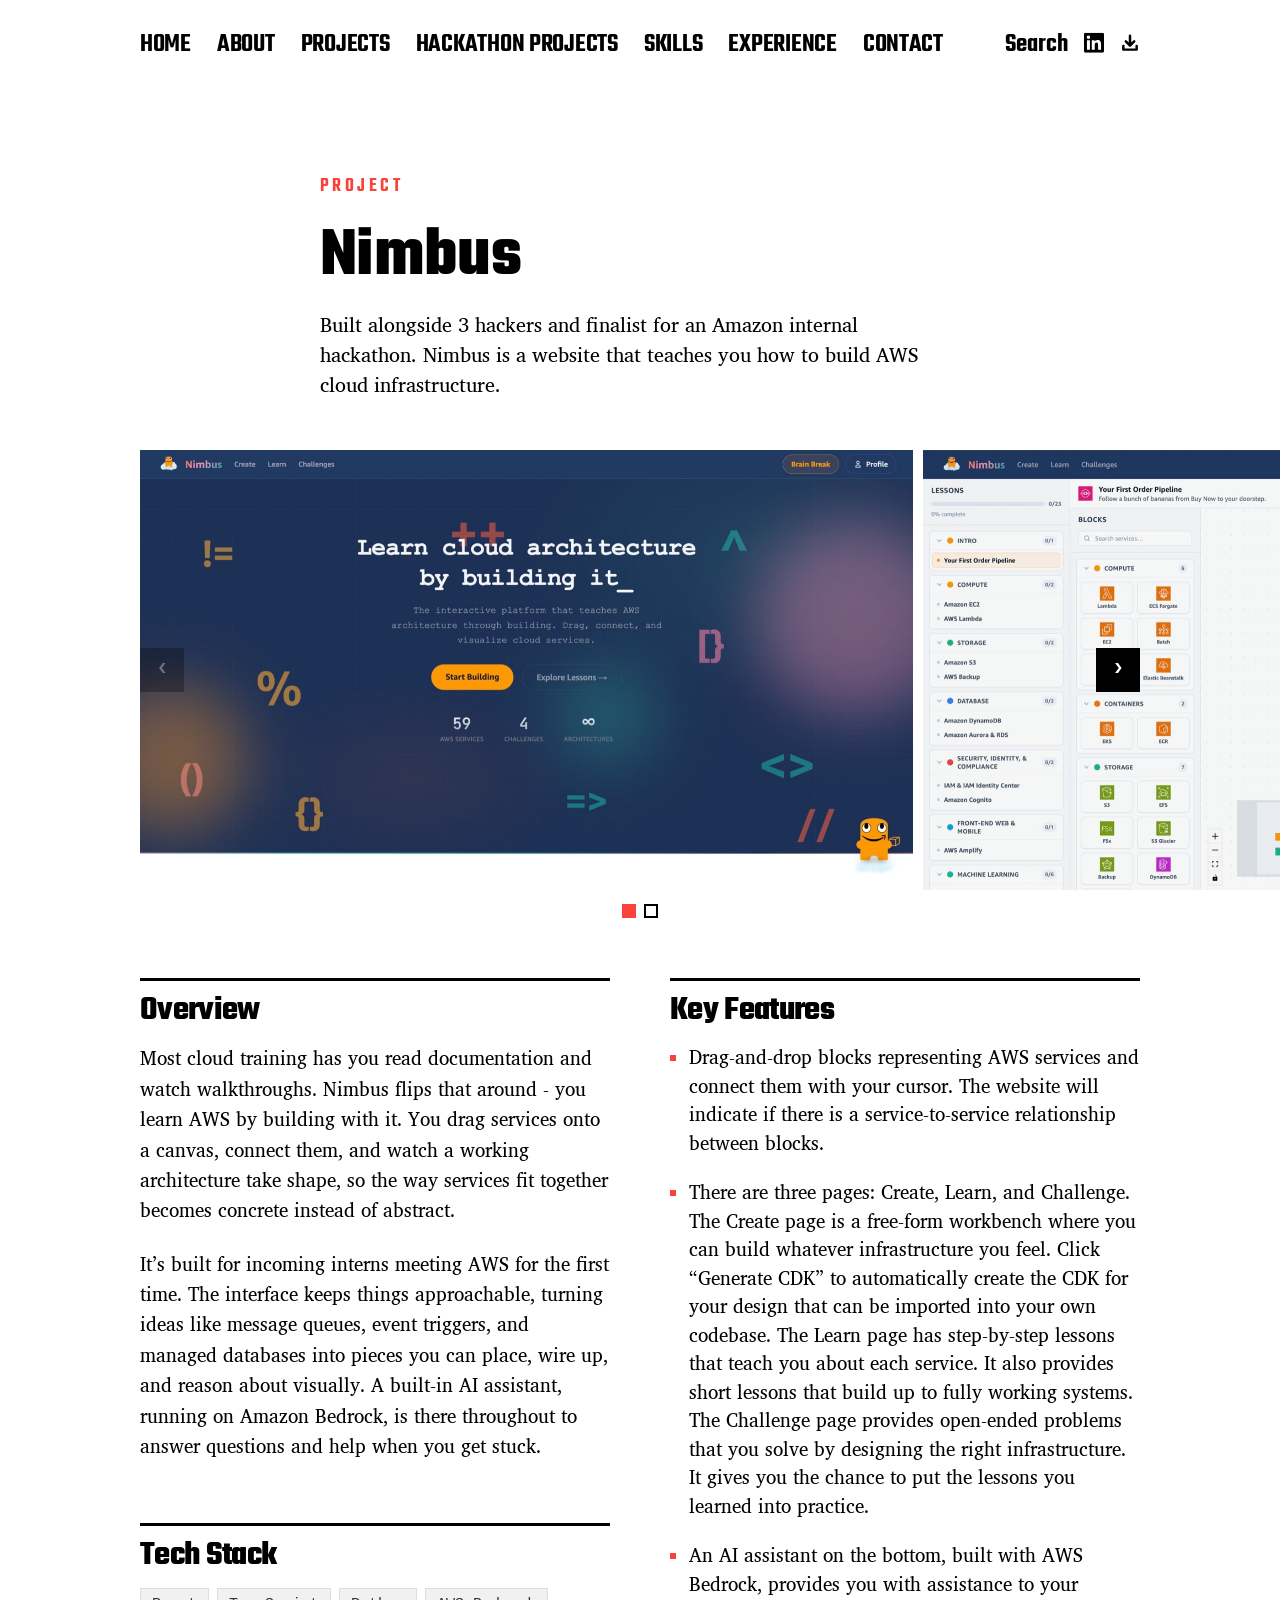
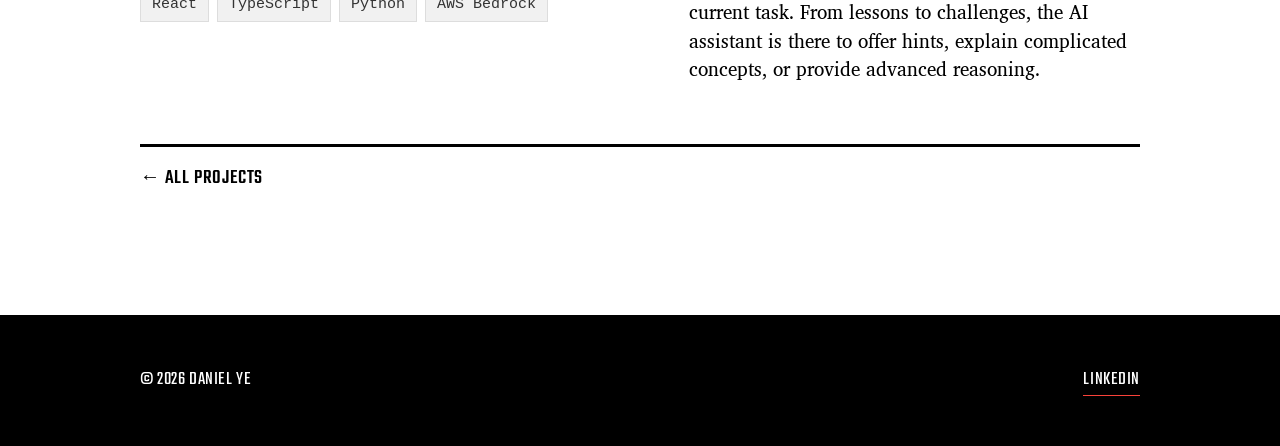
<file: projects/nimbus.html>
<!DOCTYPE html>
<html lang="en">
<head>
	<meta charset="UTF-8">
	<meta name="viewport" content="width=device-width, initial-scale=1">
	<title>Nimbus - Daniel Ye</title>
	<meta name="description" content="Built alongside 3 hackers and finalist for an Amazon internal hackathon. Nimbus is a website that teaches you how to build AWS cloud infrastructure.">
	<link rel="preload" as="font" type="font/woff2" href="../fonts/teko-700.woff2" crossorigin>
	<link rel="stylesheet" href="../css/style.css?v=9">
</head>
<body data-home="../index.html">

	<header class="site-header-outer">
	<div class="wrap site-header">
		<div class="site-left">
			<a class="site-title" href="../index.html">Home</a>
			<nav class="site-nav">
				<a href="../index.html#about">About</a>
				<a href="../index.html#projects">Projects</a>
				<a href="../index.html#hackathon-projects">Hackathon Projects</a>
				<a href="../index.html#skills">Skills</a>
				<a href="../index.html#experience">Experience</a>
				<a href="../index.html#contact">Contact</a>
			</nav>
		</div>
		<div class="site-actions">
			<button id="search-trigger" type="button" class="search-trigger" aria-haspopup="dialog">Search</button>
			<a class="icon-link" href="https://www.linkedin.com/in/danielyye/" target="_blank" rel="noreferrer" aria-label="LinkedIn">
				<svg width="20" height="20" viewBox="0 0 24 24" fill="currentColor" aria-hidden="true">
					<path d="M20.45 20.45h-3.56v-5.58c0-1.33-.03-3.04-1.85-3.04-1.86 0-2.14 1.45-2.14 2.94v5.68H9.34V9h3.41v1.56h.05c.48-.9 1.64-1.85 3.38-1.85 3.61 0 4.28 2.38 4.28 5.47v6.27ZM5.34 7.43a2.07 2.07 0 1 1 0-4.14 2.07 2.07 0 0 1 0 4.14ZM7.12 20.45H3.56V9h3.56v11.45ZM22.22 0H1.77C.79 0 0 .77 0 1.72v20.56C0 23.23.79 24 1.77 24h20.45c.98 0 1.78-.77 1.78-1.72V1.72C24 .77 23.2 0 22.22 0Z"/>
				</svg>
			</a>
			<a class="icon-link" href="../resume.pdf" download="Daniel-Ye-Resume.pdf" aria-label="Download Resume" data-tip="Download Resume">
				<svg width="20" height="20" viewBox="0 0 24 24" fill="currentColor" aria-hidden="true">
					<path d="M13.5 3.5a1.5 1.5 0 0 0-3 0v8.38L8.06 9.44a1.5 1.5 0 1 0-2.12 2.12l5 5a1.5 1.5 0 0 0 2.12 0l5-5a1.5 1.5 0 1 0-2.12-2.12l-2.44 2.44Z"/>
					<path d="M4 14.5A1.5 1.5 0 0 1 5.5 16v3h13v-3a1.5 1.5 0 0 1 3 0v4A1.5 1.5 0 0 1 20 21.5H4A1.5 1.5 0 0 1 2.5 20v-4A1.5 1.5 0 0 1 4 14.5Z"/>
				</svg>
			</a>
		</div>
	</div>
	</header>

	<main id="top" class="project">
		<header class="wrap wrap--narrow project-header">
			<p class="eyebrow">Project</p>
			<h1>Nimbus</h1>
			<p class="lead">Built alongside 3 hackers and finalist for an Amazon internal hackathon. Nimbus is a website that teaches you how to build AWS cloud infrastructure.</p>
		</header>

		<div class="wrap project-body">
			<div class="carousel carousel--gallery" id="nimbus-carousel">
				<div class="carousel-frame">
					<div class="carousel-viewport">
						<div class="carousel-track">
							<figure class="carousel-slide">
								<img src="../img/photo1.jpeg" alt="Nimbus landing page" width="1400" height="797">
							</figure>
							<figure class="carousel-slide">
								<img src="../img/photo2.jpeg" alt="Nimbus interactive lesson builder" width="1400" height="798">
							</figure>
						</div>
					</div>
					<button type="button" class="carousel-arrow carousel-prev" aria-label="Previous photo">&lsaquo;</button>
					<button type="button" class="carousel-arrow carousel-next" aria-label="Next photo">&rsaquo;</button>
				</div>
				<div class="carousel-dots" aria-label="Choose photo"></div>
			</div>

			<div class="project-cols">
				<div class="project-col">
					<h2>Overview</h2>
					<p>Most cloud training has you read documentation and watch walkthroughs. Nimbus flips that around - you learn AWS by building with it. You drag services onto a canvas, connect them, and watch a working architecture take shape, so the way services fit together becomes concrete instead of abstract.</p>
					<p>It&rsquo;s built for incoming interns meeting AWS for the first time. The interface keeps things approachable, turning ideas like message queues, event triggers, and managed databases into pieces you can place, wire up, and reason about visually. A built-in AI assistant, running on Amazon Bedrock, is there throughout to answer questions and help when you get stuck.</p>

					<h2>Tech Stack</h2>
					<ul class="tech-tags">
						<li>React</li>
						<li>TypeScript</li>
						<li>Python</li>
						<li>AWS Bedrock</li>
					</ul>
				</div>
				<div class="project-col">
					<h2>Key Features</h2>
					<ul>
						<li>Drag-and-drop blocks representing AWS services and connect them with your cursor. The website will indicate if there is a service-to-service relationship between blocks.</li>
						<li>There are three pages: Create, Learn, and Challenge. The Create page is a free-form workbench where you can build whatever infrastructure you feel. Click &ldquo;Generate CDK&rdquo; to automatically create the CDK for your design that can be imported into your own codebase. The Learn page has step-by-step lessons that teach you about each service. It also provides short lessons that build up to fully working systems. The Challenge page provides open-ended problems that you solve by designing the right infrastructure. It gives you the chance to put the lessons you learned into practice.</li>
						<li>An AI assistant on the bottom, built with AWS Bedrock, provides you with assistance to your current task. From lessons to challenges, the AI assistant is there to offer hints, explain complicated concepts, or provide advanced reasoning.</li>
					</ul>
				</div>
			</div>

			<p class="project-back"><a href="../index.html#projects">&larr; All projects</a></p>
		</div>
	</main>

	<footer class="site-footer">
		<div class="wrap">
			<span>&copy; 2026 Daniel Ye</span>
			<span class="footer-links">
				<a href="https://www.linkedin.com/in/danielyye/" target="_blank" rel="noreferrer">LinkedIn</a>
			</span>
		</div>
	</footer>

	<div id="search-overlay" class="search-overlay" hidden>
		<div class="search-modal" role="dialog" aria-modal="true" aria-label="Search">
			<input id="search-input" type="text" placeholder="Jump to a section&hellip;" autocomplete="off">
			<ul id="search-results" class="search-results"></ul>
		</div>
	</div>

	<script>
		(function () {
			var header = document.querySelector('.site-header');
			var outer = document.querySelector('.site-header-outer');
			function setHeaderHeight() {
				document.documentElement.style.setProperty('--header-h', header.offsetHeight + 'px');
			}
			function onScroll() {
				outer.classList.toggle('is-stuck', window.scrollY > 4);
			}
			setHeaderHeight();
			onScroll();
			window.addEventListener('resize', setHeaderHeight);
			window.addEventListener('scroll', onScroll, { passive: true });
		})();
	</script>
	<script src="../js/search.js"></script>
	<script src="../js/reveal.js"></script>
	<script src="../js/carousel.js?v=3"></script>
</body>
</html>
</file>
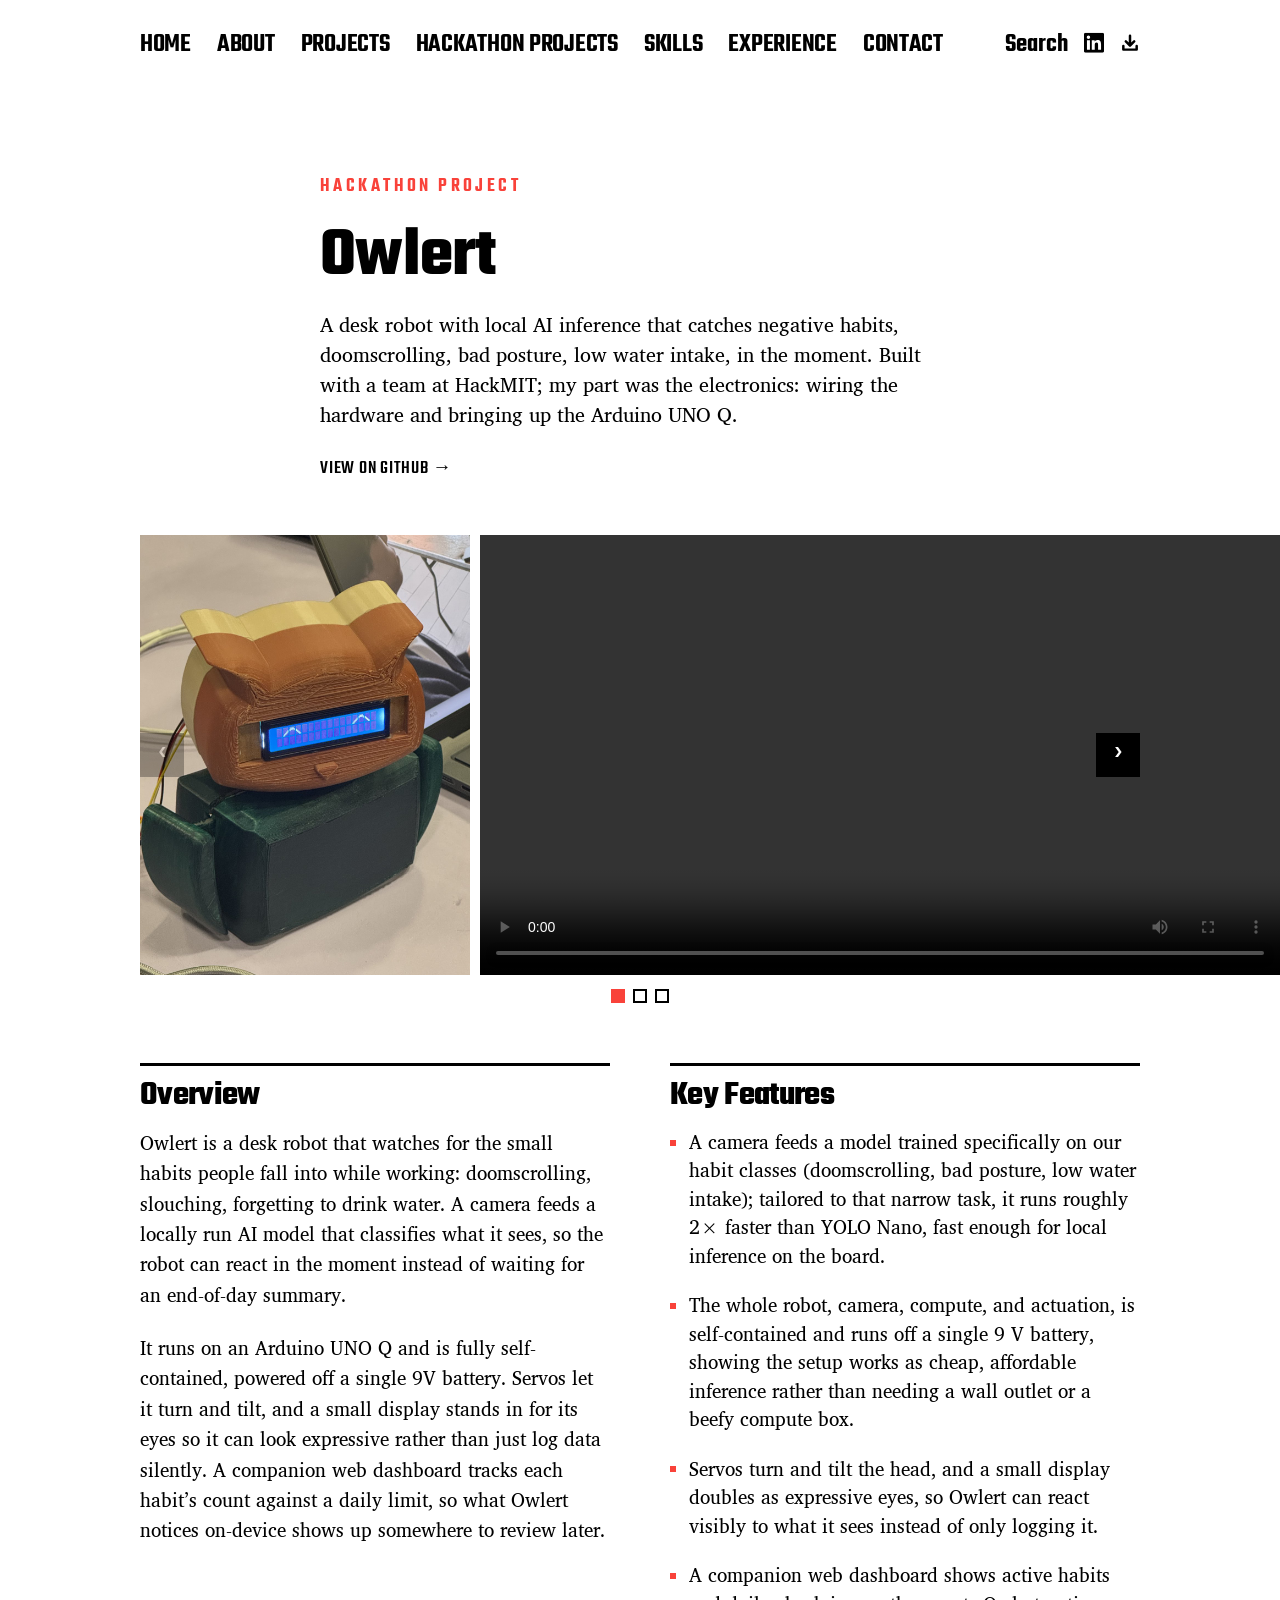
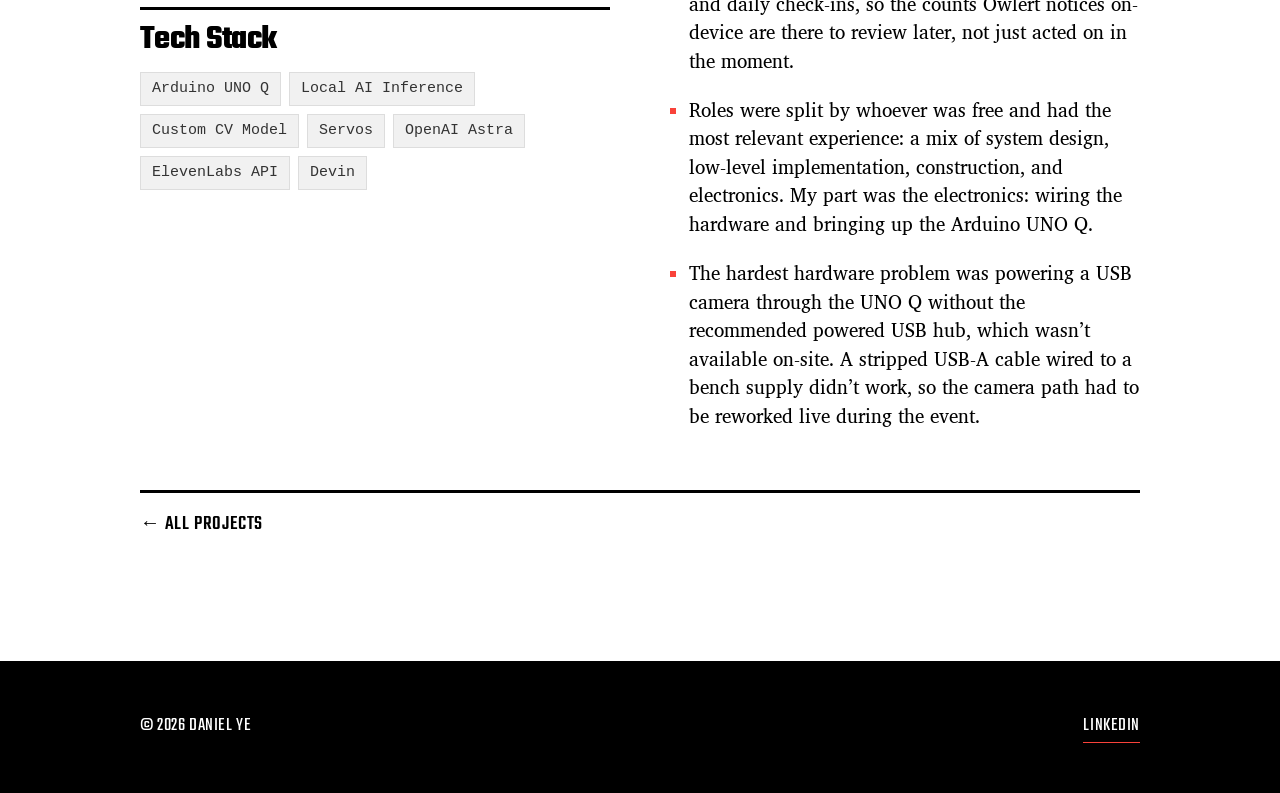
<file: projects/owlert.html>
<!DOCTYPE html>
<html lang="en">
<head>
	<meta charset="UTF-8">
	<meta name="viewport" content="width=device-width, initial-scale=1">
	<title>Owlert - Daniel Ye</title>
	<meta name="description" content="A desk robot with local AI inference that catches doomscrolling, bad posture, and low water intake in the moment. Built at HackMIT on an Arduino UNO Q.">
	<link rel="preload" as="font" type="font/woff2" href="../fonts/teko-700.woff2" crossorigin>
	<link rel="stylesheet" href="../css/style.css?v=9">
</head>
<body data-home="../index.html">

	<header class="site-header-outer">
	<div class="wrap site-header">
		<div class="site-left">
			<a class="site-title" href="../index.html">Home</a>
			<nav class="site-nav">
				<a href="../index.html#about">About</a>
				<a href="../index.html#projects">Projects</a>
				<a href="../index.html#hackathon-projects">Hackathon Projects</a>
				<a href="../index.html#skills">Skills</a>
				<a href="../index.html#experience">Experience</a>
				<a href="../index.html#contact">Contact</a>
			</nav>
		</div>
		<div class="site-actions">
			<button id="search-trigger" type="button" class="search-trigger" aria-haspopup="dialog">Search</button>
			<a class="icon-link" href="https://www.linkedin.com/in/danielyye/" target="_blank" rel="noreferrer" aria-label="LinkedIn">
				<svg width="20" height="20" viewBox="0 0 24 24" fill="currentColor" aria-hidden="true">
					<path d="M20.45 20.45h-3.56v-5.58c0-1.33-.03-3.04-1.85-3.04-1.86 0-2.14 1.45-2.14 2.94v5.68H9.34V9h3.41v1.56h.05c.48-.9 1.64-1.85 3.38-1.85 3.61 0 4.28 2.38 4.28 5.47v6.27ZM5.34 7.43a2.07 2.07 0 1 1 0-4.14 2.07 2.07 0 0 1 0 4.14ZM7.12 20.45H3.56V9h3.56v11.45ZM22.22 0H1.77C.79 0 0 .77 0 1.72v20.56C0 23.23.79 24 1.77 24h20.45c.98 0 1.78-.77 1.78-1.72V1.72C24 .77 23.2 0 22.22 0Z"/>
				</svg>
			</a>
			<a class="icon-link" href="../resume.pdf" download="Daniel-Ye-Resume.pdf" aria-label="Download Resume" data-tip="Download Resume">
				<svg width="20" height="20" viewBox="0 0 24 24" fill="currentColor" aria-hidden="true">
					<path d="M13.5 3.5a1.5 1.5 0 0 0-3 0v8.38L8.06 9.44a1.5 1.5 0 1 0-2.12 2.12l5 5a1.5 1.5 0 0 0 2.12 0l5-5a1.5 1.5 0 1 0-2.12-2.12l-2.44 2.44Z"/>
					<path d="M4 14.5A1.5 1.5 0 0 1 5.5 16v3h13v-3a1.5 1.5 0 0 1 3 0v4A1.5 1.5 0 0 1 20 21.5H4A1.5 1.5 0 0 1 2.5 20v-4A1.5 1.5 0 0 1 4 14.5Z"/>
				</svg>
			</a>
		</div>
	</div>
	</header>

	<main id="top" class="project">
		<header class="wrap wrap--narrow project-header">
			<p class="eyebrow">Hackathon Project</p>
			<h1>Owlert</h1>
			<p class="lead">A desk robot with local AI inference that catches negative habits, doomscrolling, bad posture, low water intake, in the moment. Built with a team at HackMIT; my part was the electronics: wiring the hardware and bringing up the Arduino UNO Q.</p>
			<p class="project-links">
				<a href="https://github.com/j18lin/hackmit26" target="_blank" rel="noreferrer">View on GitHub &rarr;</a>
			</p>
		</header>

		<div class="wrap project-body">
			<div class="carousel carousel--gallery" id="owlert-carousel">
				<div class="carousel-frame">
					<div class="carousel-viewport">
						<div class="carousel-track">
							<figure class="carousel-slide">
								<img src="../img/owlert.jpeg" alt="Owlert: a 3D-printed owl-shaped desk robot with an LCD display standing in for its eyes" width="1200" height="1600">
							</figure>
							<figure class="carousel-slide">
								<video src="../img/owlert-demo.mp4" controls playsinline preload="metadata" width="540" height="960"></video>
							</figure>
							<figure class="carousel-slide">
								<img src="../img/owlert-dashboard.jpeg" alt="The Owlert web dashboard: active habits, daily check-ins, and per-habit counts against a daily limit" width="2000" height="1134">
							</figure>
						</div>
					</div>
					<button type="button" class="carousel-arrow carousel-prev" aria-label="Previous slide">&lsaquo;</button>
					<button type="button" class="carousel-arrow carousel-next" aria-label="Next slide">&rsaquo;</button>
				</div>
				<div class="carousel-dots" aria-label="Choose slide"></div>
			</div>

			<div class="project-cols">
				<div class="project-col">
					<h2>Overview</h2>
					<p>Owlert is a desk robot that watches for the small habits people fall into while working: doomscrolling, slouching, forgetting to drink water. A camera feeds a locally run AI model that classifies what it sees, so the robot can react in the moment instead of waiting for an end-of-day summary.</p>
					<p>It runs on an Arduino UNO Q and is fully self-contained, powered off a single 9V battery. Servos let it turn and tilt, and a small display stands in for its eyes so it can look expressive rather than just log data silently. A companion web dashboard tracks each habit&rsquo;s count against a daily limit, so what Owlert notices on-device shows up somewhere to review later.</p>

					<h2>Tech Stack</h2>
					<ul class="tech-tags">
						<li>Arduino UNO Q</li>
						<li>Local AI Inference</li>
						<li>Custom CV Model</li>
						<li>Servos</li>
						<li>OpenAI Astra</li>
						<li>ElevenLabs API</li>
						<li>Devin</li>
					</ul>
				</div>
				<div class="project-col">
					<h2>Key Features</h2>
					<ul>
						<li>A camera feeds a model trained specifically on our habit classes (doomscrolling, bad posture, low water intake); tailored to that narrow task, it runs roughly 2&times; faster than YOLO Nano, fast enough for local inference on the board.</li>
						<li>The whole robot, camera, compute, and actuation, is self-contained and runs off a single 9&nbsp;V battery, showing the setup works as cheap, affordable inference rather than needing a wall outlet or a beefy compute box.</li>
						<li>Servos turn and tilt the head, and a small display doubles as expressive eyes, so Owlert can react visibly to what it sees instead of only logging it.</li>
						<li>A companion web dashboard shows active habits and daily check-ins, so the counts Owlert notices on-device are there to review later, not just acted on in the moment.</li>
						<li>Roles were split by whoever was free and had the most relevant experience: a mix of system design, low-level implementation, construction, and electronics. My part was the electronics: wiring the hardware and bringing up the Arduino UNO Q.</li>
						<li>The hardest hardware problem was powering a USB camera through the UNO Q without the recommended powered USB hub, which wasn&rsquo;t available on-site. A stripped USB-A cable wired to a bench supply didn&rsquo;t work, so the camera path had to be reworked live during the event.</li>
					</ul>
				</div>
			</div>

			<p class="project-back"><a href="../index.html#hackathon-projects">&larr; All projects</a></p>
		</div>
	</main>

	<footer class="site-footer">
		<div class="wrap">
			<span>&copy; 2026 Daniel Ye</span>
			<span class="footer-links">
				<a href="https://www.linkedin.com/in/danielyye/" target="_blank" rel="noreferrer">LinkedIn</a>
			</span>
		</div>
	</footer>

	<div id="search-overlay" class="search-overlay" hidden>
		<div class="search-modal" role="dialog" aria-modal="true" aria-label="Search">
			<input id="search-input" type="text" placeholder="Jump to a section&hellip;" autocomplete="off">
			<ul id="search-results" class="search-results"></ul>
		</div>
	</div>

	<script>
		(function () {
			var header = document.querySelector('.site-header');
			var outer = document.querySelector('.site-header-outer');
			function setHeaderHeight() {
				document.documentElement.style.setProperty('--header-h', header.offsetHeight + 'px');
			}
			function onScroll() {
				outer.classList.toggle('is-stuck', window.scrollY > 4);
			}
			setHeaderHeight();
			onScroll();
			window.addEventListener('resize', setHeaderHeight);
			window.addEventListener('scroll', onScroll, { passive: true });
		})();
	</script>
	<script src="../js/search.js"></script>
	<script src="../js/reveal.js"></script>
	<script src="../js/carousel.js?v=3"></script>
</body>
</html>
</file>
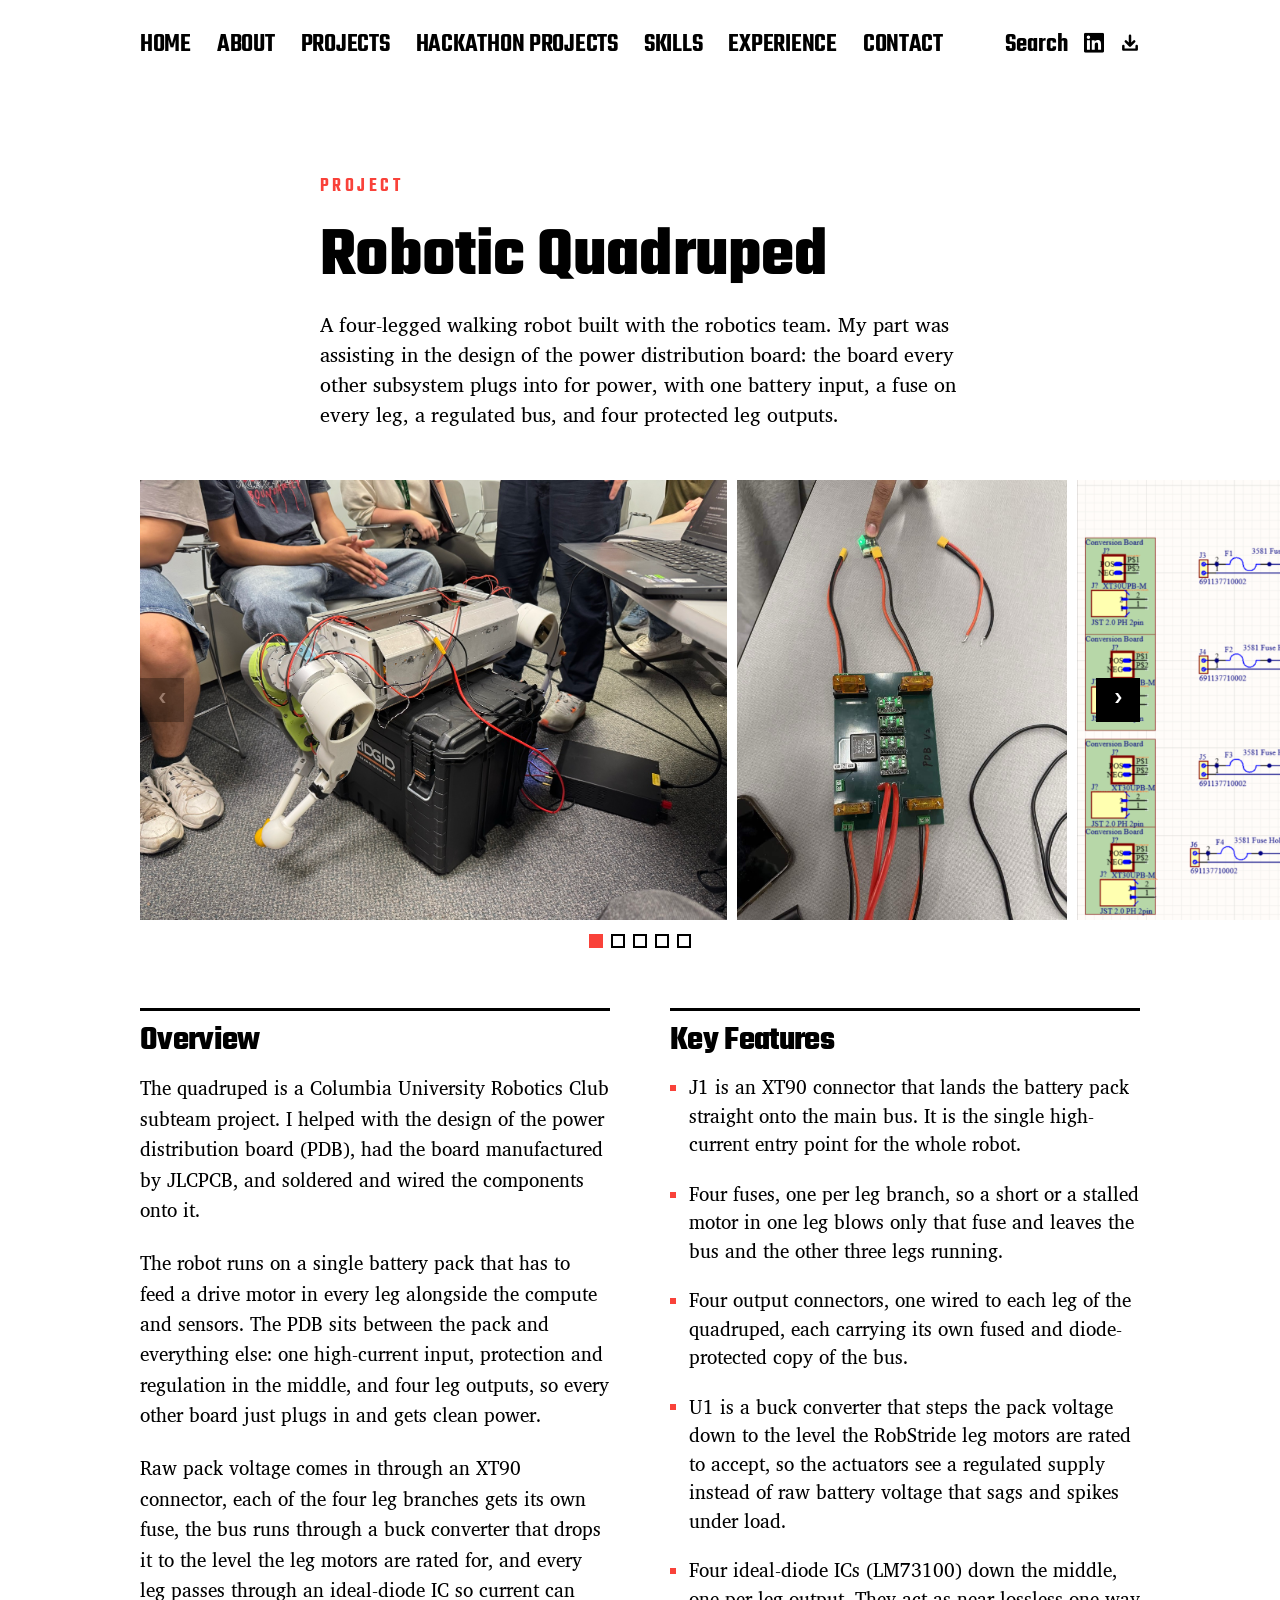
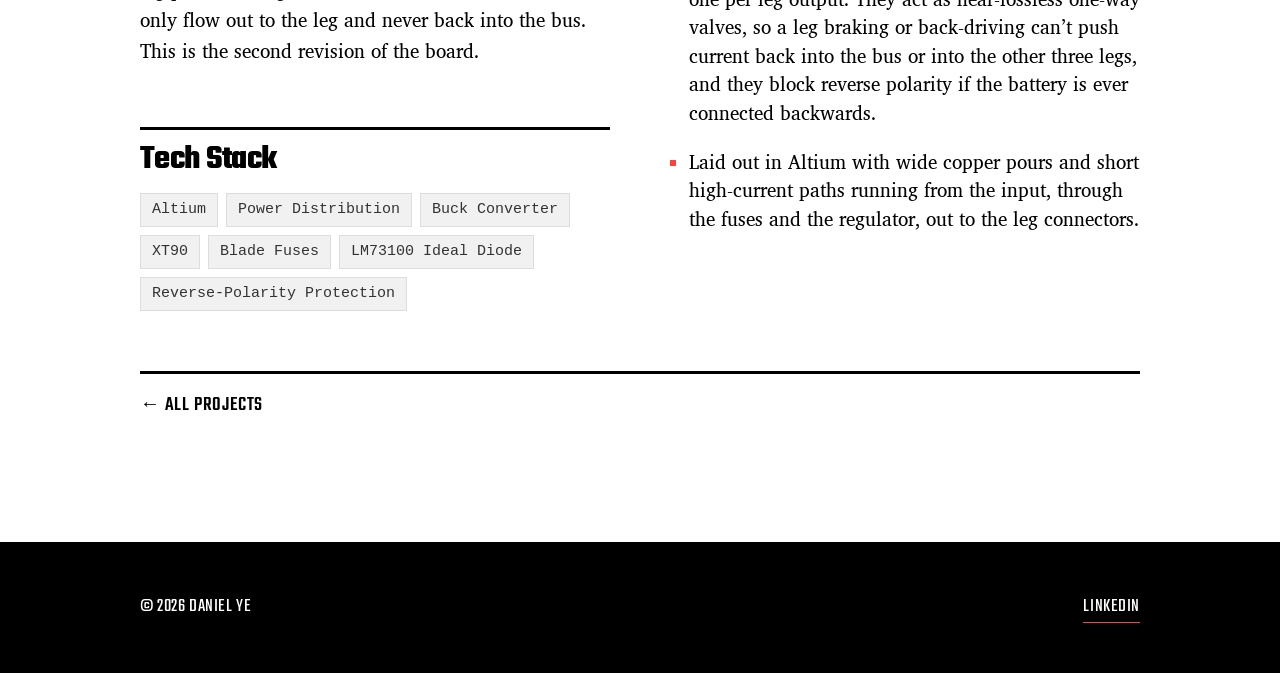
<file: projects/robotic-quadruped.html>
<!DOCTYPE html>
<html lang="en">
<head>
	<meta charset="UTF-8">
	<meta name="viewport" content="width=device-width, initial-scale=1">
	<title>Robotic Quadruped - Daniel Ye</title>
	<meta name="description" content="A four-legged walking robot. I helped design its power distribution board: one battery input, per-leg fusing, a regulated bus, and four diode-protected leg outputs.">
	<link rel="preload" as="font" type="font/woff2" href="../fonts/teko-700.woff2" crossorigin>
	<link rel="stylesheet" href="../css/style.css?v=9">
</head>
<body data-home="../index.html">

	<header class="site-header-outer">
	<div class="wrap site-header">
		<div class="site-left">
			<a class="site-title" href="../index.html">Home</a>
			<nav class="site-nav">
				<a href="../index.html#about">About</a>
				<a href="../index.html#projects">Projects</a>
				<a href="../index.html#hackathon-projects">Hackathon Projects</a>
				<a href="../index.html#skills">Skills</a>
				<a href="../index.html#experience">Experience</a>
				<a href="../index.html#contact">Contact</a>
			</nav>
		</div>
		<div class="site-actions">
			<button id="search-trigger" type="button" class="search-trigger" aria-haspopup="dialog">Search</button>
			<a class="icon-link" href="https://www.linkedin.com/in/danielyye/" target="_blank" rel="noreferrer" aria-label="LinkedIn">
				<svg width="20" height="20" viewBox="0 0 24 24" fill="currentColor" aria-hidden="true">
					<path d="M20.45 20.45h-3.56v-5.58c0-1.33-.03-3.04-1.85-3.04-1.86 0-2.14 1.45-2.14 2.94v5.68H9.34V9h3.41v1.56h.05c.48-.9 1.64-1.85 3.38-1.85 3.61 0 4.28 2.38 4.28 5.47v6.27ZM5.34 7.43a2.07 2.07 0 1 1 0-4.14 2.07 2.07 0 0 1 0 4.14ZM7.12 20.45H3.56V9h3.56v11.45ZM22.22 0H1.77C.79 0 0 .77 0 1.72v20.56C0 23.23.79 24 1.77 24h20.45c.98 0 1.78-.77 1.78-1.72V1.72C24 .77 23.2 0 22.22 0Z"/>
				</svg>
			</a>
			<a class="icon-link" href="../resume.pdf" download="Daniel-Ye-Resume.pdf" aria-label="Download Resume" data-tip="Download Resume">
				<svg width="20" height="20" viewBox="0 0 24 24" fill="currentColor" aria-hidden="true">
					<path d="M13.5 3.5a1.5 1.5 0 0 0-3 0v8.38L8.06 9.44a1.5 1.5 0 1 0-2.12 2.12l5 5a1.5 1.5 0 0 0 2.12 0l5-5a1.5 1.5 0 1 0-2.12-2.12l-2.44 2.44Z"/>
					<path d="M4 14.5A1.5 1.5 0 0 1 5.5 16v3h13v-3a1.5 1.5 0 0 1 3 0v4A1.5 1.5 0 0 1 20 21.5H4A1.5 1.5 0 0 1 2.5 20v-4A1.5 1.5 0 0 1 4 14.5Z"/>
				</svg>
			</a>
		</div>
	</div>
	</header>

	<main id="top" class="project">
		<header class="wrap wrap--narrow project-header">
			<p class="eyebrow">Project</p>
			<h1>Robotic Quadruped</h1>
			<p class="lead">A four-legged walking robot built with the robotics team. My part was assisting in the design of the power distribution board: the board every other subsystem plugs into for power, with one battery input, a fuse on every leg, a regulated bus, and four protected leg outputs.</p>
		</header>

		<div class="wrap project-body">
			<div class="carousel carousel--gallery" id="quadruped-carousel">
				<div class="carousel-frame">
					<div class="carousel-viewport">
						<div class="carousel-track">
							<figure class="carousel-slide">
								<img src="../img/quadruped.jpeg" alt="The assembled quadruped robot: white and green 3D-printed legs on an aluminium body, at a demo" width="1500" height="1125">
							</figure>
							<figure class="carousel-slide">
								<img src="../img/quadruped-pdb.jpeg" alt="The power distribution board, revision 2: four blade-fuse holders around the edge, four LM73100 ideal-diode modules down the middle, and XT90 leads" width="1125" height="1500">
							</figure>
							<figure class="carousel-slide">
								<img src="../img/quadruped-pdb-schematic.png" alt="Altium schematic of the power distribution board: the XT90 battery input, the four fused leg branches with XT30 conversion connectors, the AP63201 buck converter dropping 22 V to 12 V, and the paralleled ideal-diode breakout boards" width="1788" height="810">
							</figure>
							<figure class="carousel-slide">
								<img src="../img/quadruped-pdb-layout.png" alt="Altium PCB layout of the power distribution board: the XT90 input pad, four fuse footprints, the buck-converter footprint, and the four leg outputs" width="1049" height="705">
							</figure>
							<figure class="carousel-slide">
								<img src="../img/quadruped-pdb-installed.jpeg" alt="The board mounted inside the robot's aluminium frame, wired to the battery and out to the legs" width="1125" height="1500">
							</figure>
						</div>
					</div>
					<button type="button" class="carousel-arrow carousel-prev" aria-label="Previous slide">&lsaquo;</button>
					<button type="button" class="carousel-arrow carousel-next" aria-label="Next slide">&rsaquo;</button>
				</div>
				<div class="carousel-dots" aria-label="Choose slide"></div>
			</div>

			<div class="project-cols">
				<div class="project-col">
					<h2>Overview</h2>
					<p>The quadruped is a Columbia University Robotics Club subteam project. I helped with the design of the power distribution board (PDB), had the board manufactured by JLCPCB, and soldered and wired the components onto it.</p>
					<p>The robot runs on a single battery pack that has to feed a drive motor in every leg alongside the compute and sensors. The PDB sits between the pack and everything else: one high-current input, protection and regulation in the middle, and four leg outputs, so every other board just plugs in and gets clean power.</p>
					<p>Raw pack voltage comes in through an XT90 connector, each of the four leg branches gets its own fuse, the bus runs through a buck converter that drops it to the level the leg motors are rated for, and every leg passes through an ideal-diode IC so current can only flow out to the leg and never back into the bus. This is the second revision of the board.</p>

					<h2>Tech Stack</h2>
					<ul class="tech-tags">
						<li>Altium</li>
						<li>Power Distribution</li>
						<li>Buck Converter</li>
						<li>XT90</li>
						<li>Blade Fuses</li>
						<li>LM73100 Ideal Diode</li>
						<li>Reverse-Polarity Protection</li>
					</ul>
				</div>
				<div class="project-col">
					<h2>Key Features</h2>
					<ul>
						<li>J1 is an XT90 connector that lands the battery pack straight onto the main bus. It is the single high-current entry point for the whole robot.</li>
						<li>Four fuses, one per leg branch, so a short or a stalled motor in one leg blows only that fuse and leaves the bus and the other three legs running.</li>
						<li>Four output connectors, one wired to each leg of the quadruped, each carrying its own fused and diode-protected copy of the bus.</li>
						<li>U1 is a buck converter that steps the pack voltage down to the level the RobStride leg motors are rated to accept, so the actuators see a regulated supply instead of raw battery voltage that sags and spikes under load.</li>
						<li>Four ideal-diode ICs (LM73100) down the middle, one per leg output. They act as near-lossless one-way valves, so a leg braking or back-driving can&rsquo;t push current back into the bus or into the other three legs, and they block reverse polarity if the battery is ever connected backwards.</li>
						<li>Laid out in Altium with wide copper pours and short high-current paths running from the input, through the fuses and the regulator, out to the leg connectors.</li>
					</ul>
				</div>
			</div>

			<p class="project-back"><a href="../index.html#projects">&larr; All projects</a></p>
		</div>
	</main>

	<footer class="site-footer">
		<div class="wrap">
			<span>&copy; 2026 Daniel Ye</span>
			<span class="footer-links">
				<a href="https://www.linkedin.com/in/danielyye/" target="_blank" rel="noreferrer">LinkedIn</a>
			</span>
		</div>
	</footer>

	<div id="search-overlay" class="search-overlay" hidden>
		<div class="search-modal" role="dialog" aria-modal="true" aria-label="Search">
			<input id="search-input" type="text" placeholder="Jump to a section&hellip;" autocomplete="off">
			<ul id="search-results" class="search-results"></ul>
		</div>
	</div>

	<script>
		(function () {
			var header = document.querySelector('.site-header');
			var outer = document.querySelector('.site-header-outer');
			function setHeaderHeight() {
				document.documentElement.style.setProperty('--header-h', header.offsetHeight + 'px');
			}
			function onScroll() {
				outer.classList.toggle('is-stuck', window.scrollY > 4);
			}
			setHeaderHeight();
			onScroll();
			window.addEventListener('resize', setHeaderHeight);
			window.addEventListener('scroll', onScroll, { passive: true });
		})();
	</script>
	<script src="../js/search.js"></script>
	<script src="../js/reveal.js"></script>
	<script src="../js/carousel.js?v=3"></script>
</body>
</html>
</file>
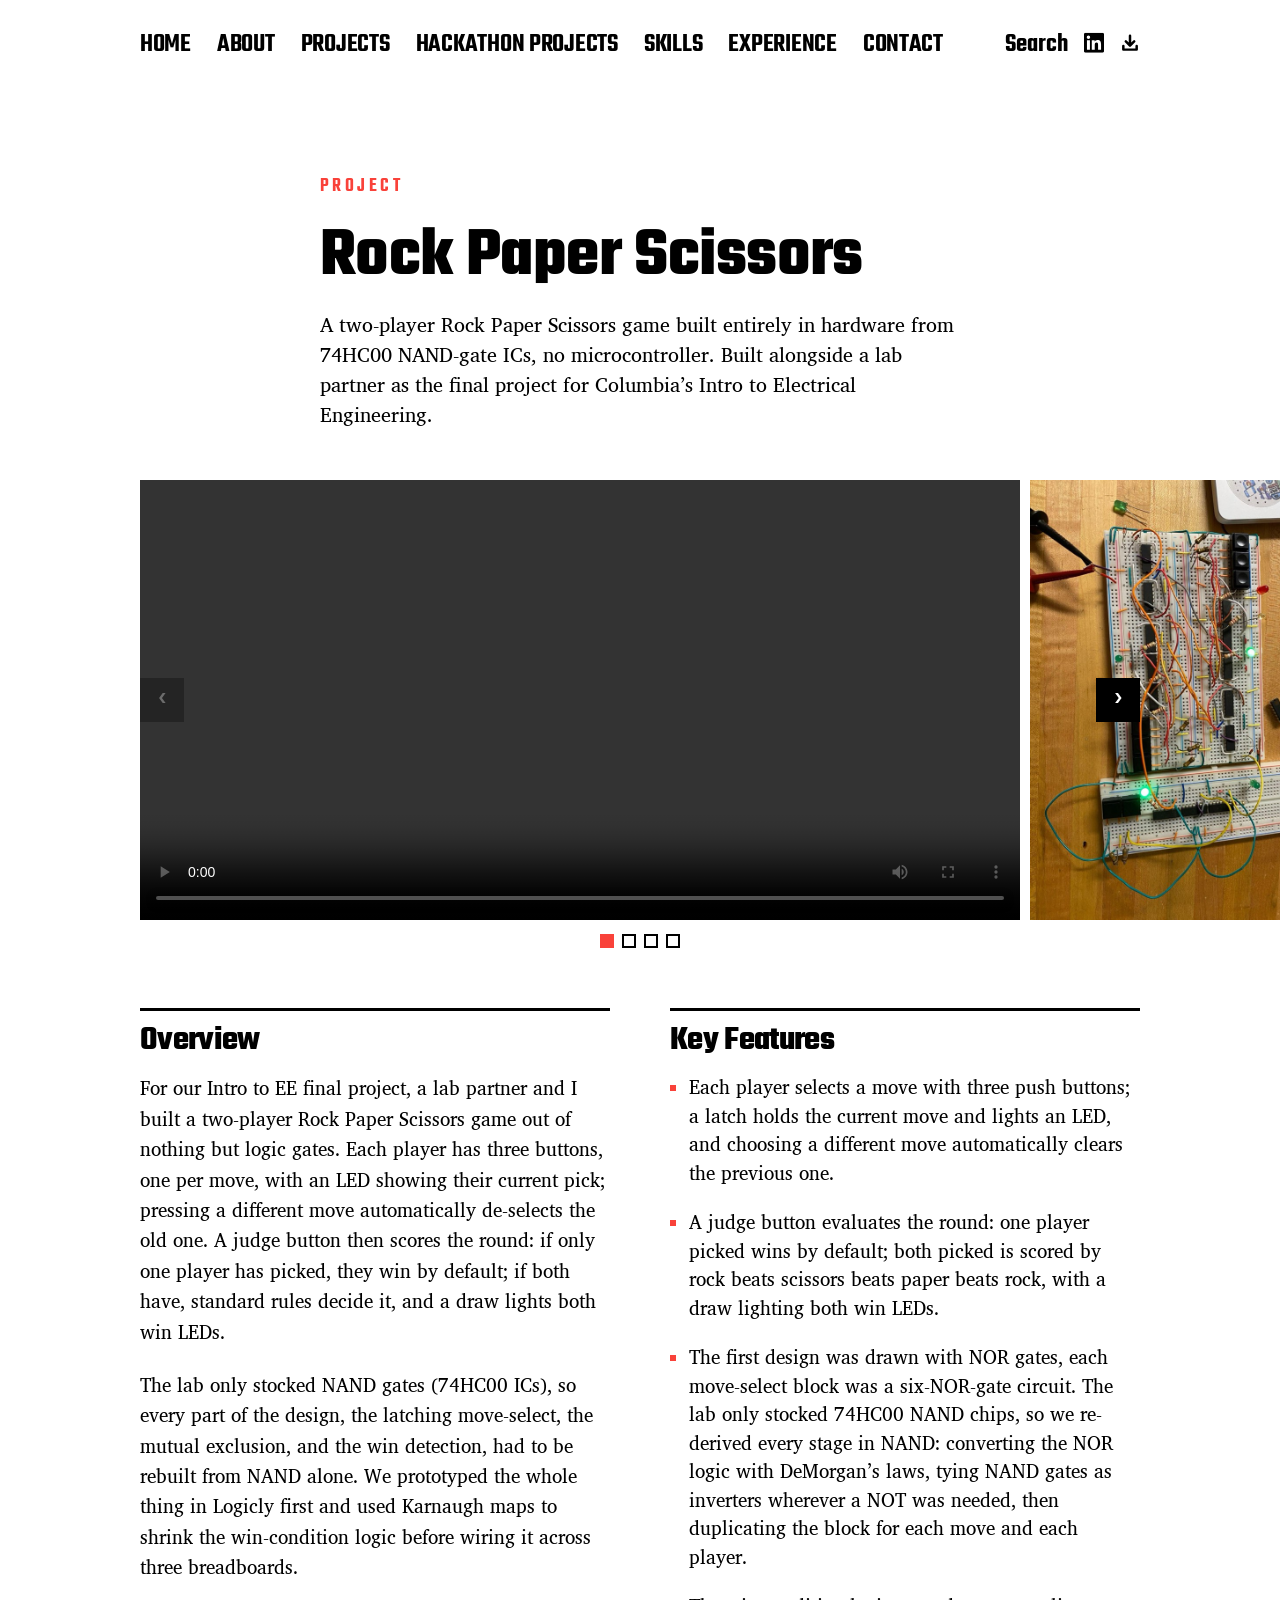
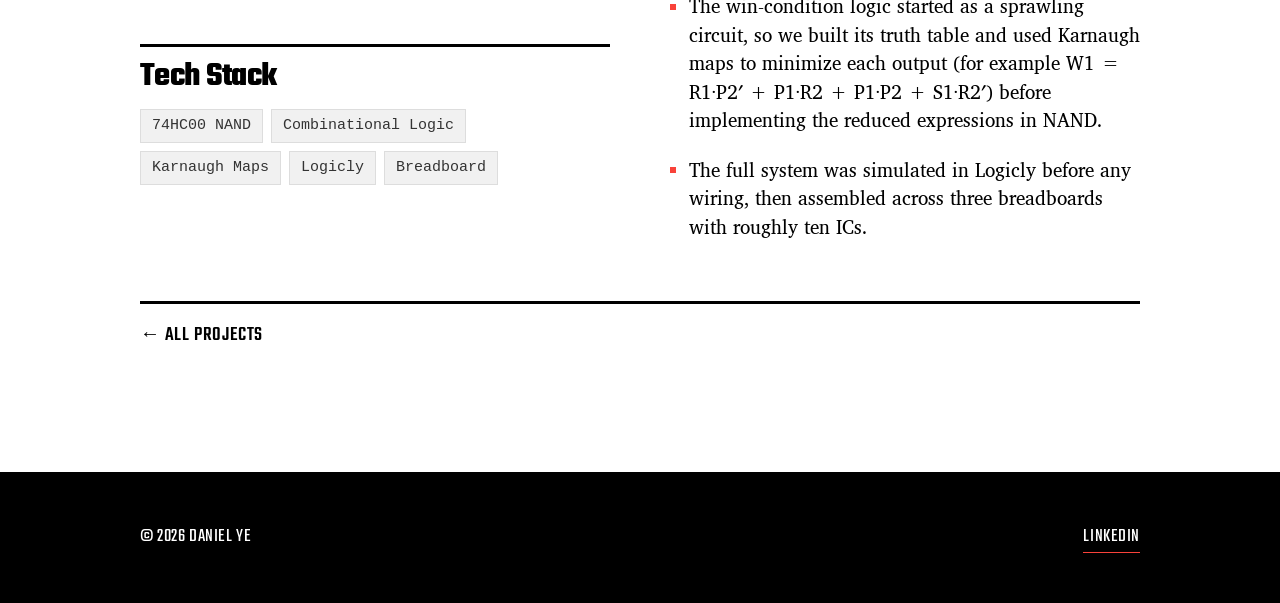
<file: projects/rock-paper-scissors.html>
<!DOCTYPE html>
<html lang="en">
<head>
	<meta charset="UTF-8">
	<meta name="viewport" content="width=device-width, initial-scale=1">
	<title>Rock Paper Scissors - Daniel Ye</title>
	<meta name="description" content="A two-player Rock Paper Scissors game built entirely from 74HC00 NAND-gate ICs, with move selection, mutual exclusion, and win detection in pure combinational logic.">
	<link rel="preload" as="font" type="font/woff2" href="../fonts/teko-700.woff2" crossorigin>
	<link rel="stylesheet" href="../css/style.css?v=9">
</head>
<body data-home="../index.html">

	<header class="site-header-outer">
	<div class="wrap site-header">
		<div class="site-left">
			<a class="site-title" href="../index.html">Home</a>
			<nav class="site-nav">
				<a href="../index.html#about">About</a>
				<a href="../index.html#projects">Projects</a>
				<a href="../index.html#hackathon-projects">Hackathon Projects</a>
				<a href="../index.html#skills">Skills</a>
				<a href="../index.html#experience">Experience</a>
				<a href="../index.html#contact">Contact</a>
			</nav>
		</div>
		<div class="site-actions">
			<button id="search-trigger" type="button" class="search-trigger" aria-haspopup="dialog">Search</button>
			<a class="icon-link" href="https://www.linkedin.com/in/danielyye/" target="_blank" rel="noreferrer" aria-label="LinkedIn">
				<svg width="20" height="20" viewBox="0 0 24 24" fill="currentColor" aria-hidden="true">
					<path d="M20.45 20.45h-3.56v-5.58c0-1.33-.03-3.04-1.85-3.04-1.86 0-2.14 1.45-2.14 2.94v5.68H9.34V9h3.41v1.56h.05c.48-.9 1.64-1.85 3.38-1.85 3.61 0 4.28 2.38 4.28 5.47v6.27ZM5.34 7.43a2.07 2.07 0 1 1 0-4.14 2.07 2.07 0 0 1 0 4.14ZM7.12 20.45H3.56V9h3.56v11.45ZM22.22 0H1.77C.79 0 0 .77 0 1.72v20.56C0 23.23.79 24 1.77 24h20.45c.98 0 1.78-.77 1.78-1.72V1.72C24 .77 23.2 0 22.22 0Z"/>
				</svg>
			</a>
			<a class="icon-link" href="../resume.pdf" download="Daniel-Ye-Resume.pdf" aria-label="Download Resume" data-tip="Download Resume">
				<svg width="20" height="20" viewBox="0 0 24 24" fill="currentColor" aria-hidden="true">
					<path d="M13.5 3.5a1.5 1.5 0 0 0-3 0v8.38L8.06 9.44a1.5 1.5 0 1 0-2.12 2.12l5 5a1.5 1.5 0 0 0 2.12 0l5-5a1.5 1.5 0 1 0-2.12-2.12l-2.44 2.44Z"/>
					<path d="M4 14.5A1.5 1.5 0 0 1 5.5 16v3h13v-3a1.5 1.5 0 0 1 3 0v4A1.5 1.5 0 0 1 20 21.5H4A1.5 1.5 0 0 1 2.5 20v-4A1.5 1.5 0 0 1 4 14.5Z"/>
				</svg>
			</a>
		</div>
	</div>
	</header>

	<main id="top" class="project">
		<header class="wrap wrap--narrow project-header">
			<p class="eyebrow">Project</p>
			<h1>Rock Paper Scissors</h1>
			<p class="lead">A two-player Rock Paper Scissors game built entirely in hardware from 74HC00 NAND-gate ICs, no microcontroller. Built alongside a lab partner as the final project for Columbia&rsquo;s Intro to Electrical Engineering.</p>
		</header>

		<div class="wrap project-body">
			<div class="carousel carousel--gallery" id="rps-carousel">
				<div class="carousel-frame">
					<div class="carousel-viewport">
						<div class="carousel-track">
							<figure class="carousel-slide">
								<video src="../img/rps-demo.mp4" controls playsinline preload="metadata"></video>
							</figure>
							<figure class="carousel-slide">
								<img src="../img/rps.jpeg" alt="The finished Rock Paper Scissors circuit across three breadboards, NAND-gate ICs and lit LEDs" width="750" height="1000">
							</figure>
							<figure class="carousel-slide">
								<img src="../img/rps-logicly.jpeg" alt="The full two-player game simulated in Logicly, built entirely from NAND gates" width="1500" height="1080">
							</figure>
							<figure class="carousel-slide">
								<img src="../img/rps-kmap.jpeg" alt="Truth table and Karnaugh map used to minimize the win-condition logic" width="994" height="1300">
							</figure>
						</div>
					</div>
					<button type="button" class="carousel-arrow carousel-prev" aria-label="Previous slide">&lsaquo;</button>
					<button type="button" class="carousel-arrow carousel-next" aria-label="Next slide">&rsaquo;</button>
				</div>
				<div class="carousel-dots" aria-label="Choose slide"></div>
			</div>

			<div class="project-cols">
				<div class="project-col">
					<h2>Overview</h2>
					<p>For our Intro to EE final project, a lab partner and I built a two-player Rock Paper Scissors game out of nothing but logic gates. Each player has three buttons, one per move, with an LED showing their current pick; pressing a different move automatically de-selects the old one. A judge button then scores the round: if only one player has picked, they win by default; if both have, standard rules decide it, and a draw lights both win LEDs.</p>
					<p>The lab only stocked NAND gates (74HC00 ICs), so every part of the design, the latching move-select, the mutual exclusion, and the win detection, had to be rebuilt from NAND alone. We prototyped the whole thing in Logicly first and used Karnaugh maps to shrink the win-condition logic before wiring it across three breadboards.</p>

					<h2>Tech Stack</h2>
					<ul class="tech-tags">
						<li>74HC00 NAND</li>
						<li>Combinational Logic</li>
						<li>Karnaugh Maps</li>
						<li>Logicly</li>
						<li>Breadboard</li>
					</ul>
				</div>
				<div class="project-col">
					<h2>Key Features</h2>
					<ul>
						<li>Each player selects a move with three push buttons; a latch holds the current move and lights an LED, and choosing a different move automatically clears the previous one.</li>
						<li>A judge button evaluates the round: one player picked wins by default; both picked is scored by rock beats scissors beats paper beats rock, with a draw lighting both win LEDs.</li>
						<li>The first design was drawn with NOR gates, each move-select block was a six-NOR-gate circuit. The lab only stocked 74HC00 NAND chips, so we re-derived every stage in NAND: converting the NOR logic with DeMorgan&rsquo;s laws, tying NAND gates as inverters wherever a NOT was needed, then duplicating the block for each move and each player.</li>
						<li>The win-condition logic started as a sprawling circuit, so we built its truth table and used Karnaugh maps to minimize each output (for example W1 = R1&middot;P2&prime; + P1&middot;R2 + P1&middot;P2 + S1&middot;R2&prime;) before implementing the reduced expressions in NAND.</li>
						<li>The full system was simulated in Logicly before any wiring, then assembled across three breadboards with roughly ten ICs.</li>
					</ul>
				</div>
			</div>

			<p class="project-back"><a href="../index.html#projects">&larr; All projects</a></p>
		</div>
	</main>

	<footer class="site-footer">
		<div class="wrap">
			<span>&copy; 2026 Daniel Ye</span>
			<span class="footer-links">
				<a href="https://www.linkedin.com/in/danielyye/" target="_blank" rel="noreferrer">LinkedIn</a>
			</span>
		</div>
	</footer>

	<div id="search-overlay" class="search-overlay" hidden>
		<div class="search-modal" role="dialog" aria-modal="true" aria-label="Search">
			<input id="search-input" type="text" placeholder="Jump to a section&hellip;" autocomplete="off">
			<ul id="search-results" class="search-results"></ul>
		</div>
	</div>

	<script>
		(function () {
			var header = document.querySelector('.site-header');
			var outer = document.querySelector('.site-header-outer');
			function setHeaderHeight() {
				document.documentElement.style.setProperty('--header-h', header.offsetHeight + 'px');
			}
			function onScroll() {
				outer.classList.toggle('is-stuck', window.scrollY > 4);
			}
			setHeaderHeight();
			onScroll();
			window.addEventListener('resize', setHeaderHeight);
			window.addEventListener('scroll', onScroll, { passive: true });
		})();
	</script>
	<script src="../js/search.js"></script>
	<script src="../js/reveal.js"></script>
	<script src="../js/carousel.js?v=3"></script>
</body>
</html>
</file>
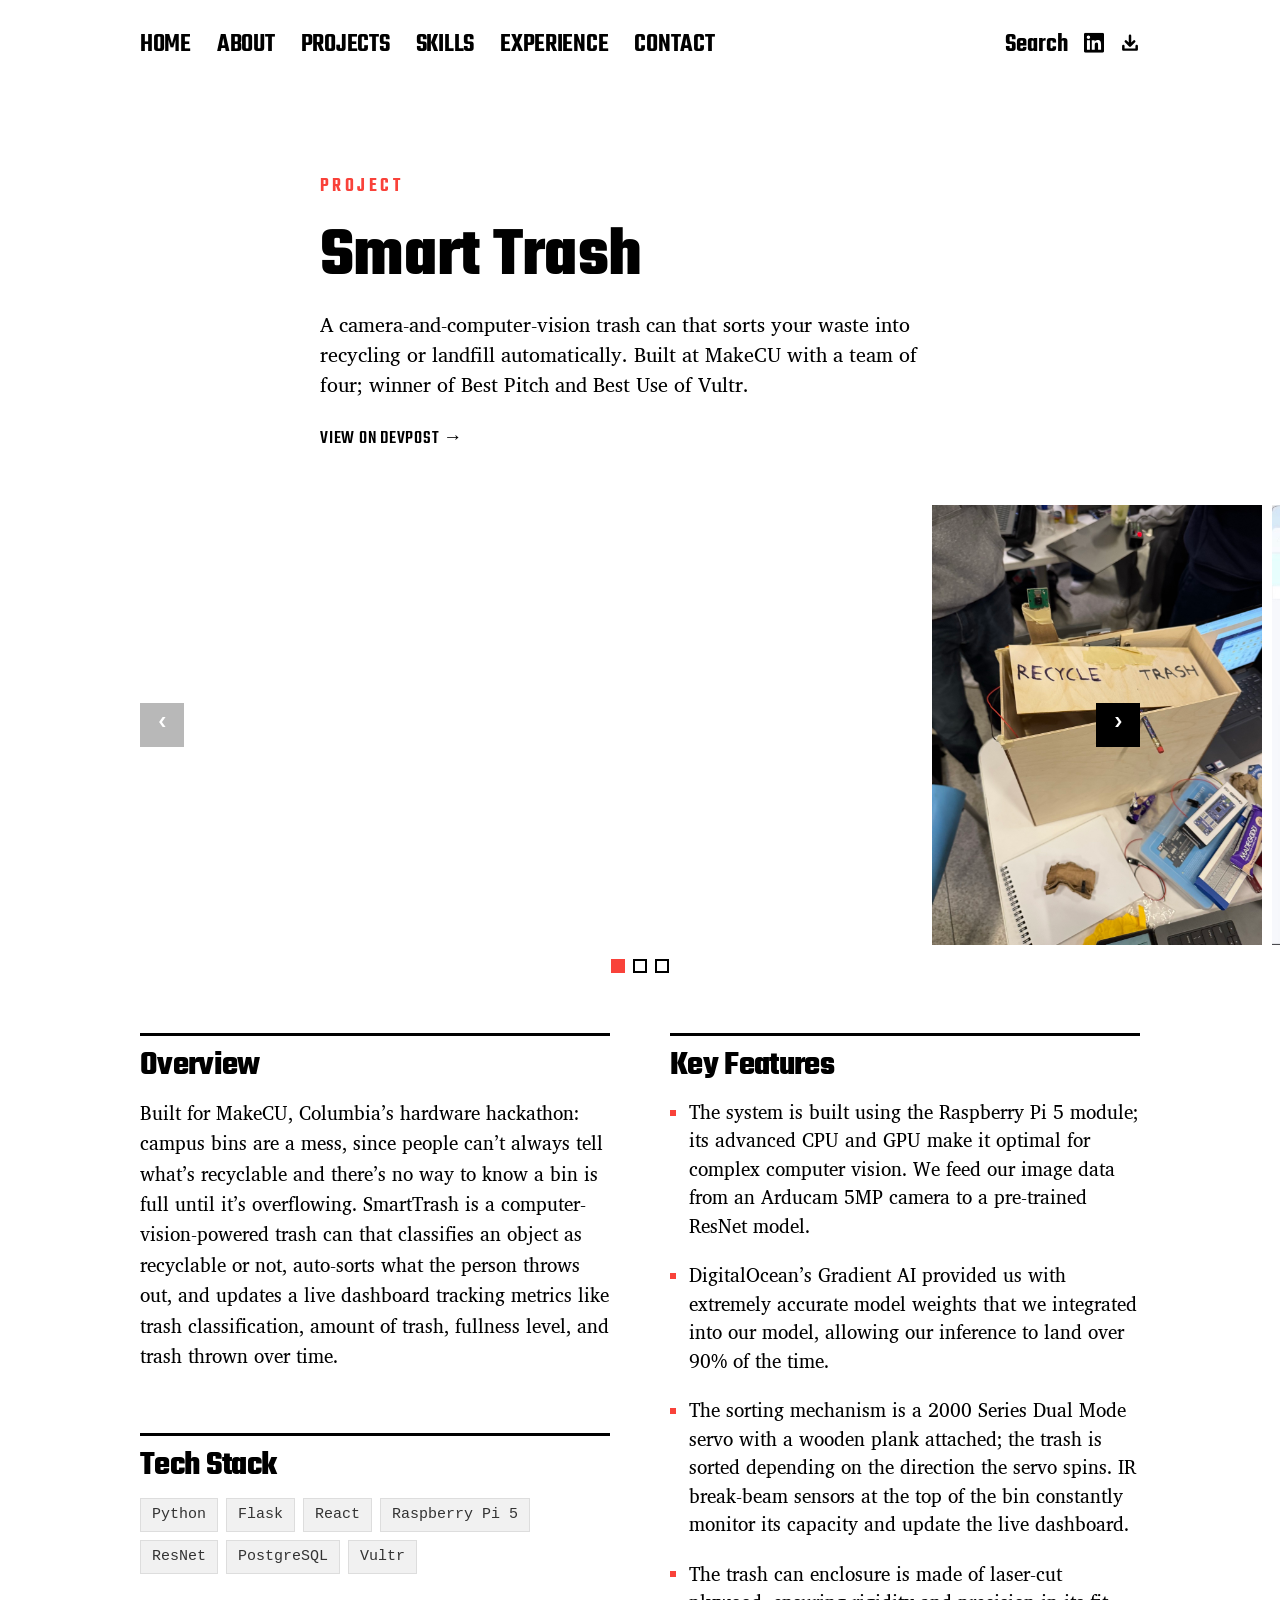
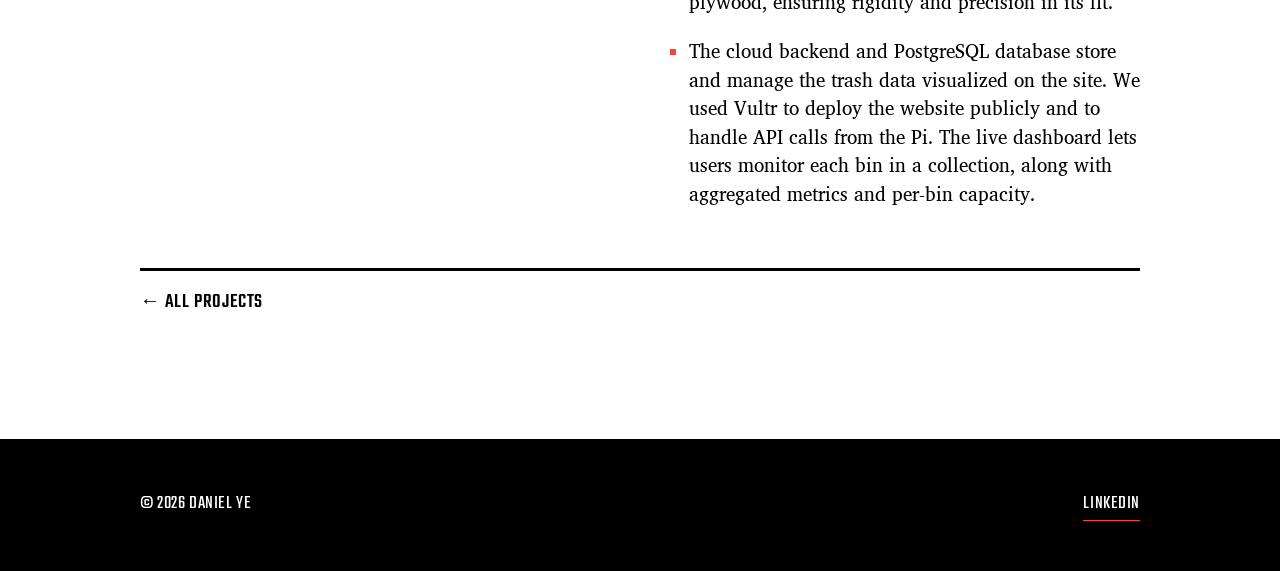
<file: projects/smart-trash.html>
<!DOCTYPE html>
<html lang="en">
<head>
	<meta charset="UTF-8">
	<meta name="viewport" content="width=device-width, initial-scale=1">
	<title>Smart Trash - Daniel Ye</title>
	<meta name="description" content="Smart Trash - a computer-vision trash can that sorts recycling from landfill automatically. Best Pitch and Best Use of Vultr at MakeCU.">
	<link rel="preload" as="font" type="font/woff2" href="../fonts/teko-700.woff2" crossorigin>
	<link rel="stylesheet" href="../css/style.css?v=9">
</head>
<body data-home="../index.html">

	<header class="site-header-outer">
	<div class="wrap site-header">
		<div class="site-left">
			<a class="site-title" href="../index.html">Home</a>
			<nav class="site-nav">
				<a href="../index.html#about">About</a>
				<a href="../index.html#projects">Projects</a>
				<a href="../index.html#skills">Skills</a>
				<a href="../index.html#experience">Experience</a>
				<a href="../index.html#contact">Contact</a>
			</nav>
		</div>
		<div class="site-actions">
			<button id="search-trigger" type="button" class="search-trigger" aria-haspopup="dialog">Search</button>
			<a class="icon-link" href="https://www.linkedin.com/in/danielyye/" target="_blank" rel="noreferrer" aria-label="LinkedIn">
				<svg width="20" height="20" viewBox="0 0 24 24" fill="currentColor" aria-hidden="true">
					<path d="M20.45 20.45h-3.56v-5.58c0-1.33-.03-3.04-1.85-3.04-1.86 0-2.14 1.45-2.14 2.94v5.68H9.34V9h3.41v1.56h.05c.48-.9 1.64-1.85 3.38-1.85 3.61 0 4.28 2.38 4.28 5.47v6.27ZM5.34 7.43a2.07 2.07 0 1 1 0-4.14 2.07 2.07 0 0 1 0 4.14ZM7.12 20.45H3.56V9h3.56v11.45ZM22.22 0H1.77C.79 0 0 .77 0 1.72v20.56C0 23.23.79 24 1.77 24h20.45c.98 0 1.78-.77 1.78-1.72V1.72C24 .77 23.2 0 22.22 0Z"/>
				</svg>
			</a>
			<a class="icon-link" href="../resume.pdf" download="Daniel-Ye-Resume.pdf" aria-label="Download Resume" data-tip="Download Resume">
				<svg width="20" height="20" viewBox="0 0 24 24" fill="currentColor" aria-hidden="true">
					<path d="M13.5 3.5a1.5 1.5 0 0 0-3 0v8.38L8.06 9.44a1.5 1.5 0 1 0-2.12 2.12l5 5a1.5 1.5 0 0 0 2.12 0l5-5a1.5 1.5 0 1 0-2.12-2.12l-2.44 2.44Z"/>
					<path d="M4 14.5A1.5 1.5 0 0 1 5.5 16v3h13v-3a1.5 1.5 0 0 1 3 0v4A1.5 1.5 0 0 1 20 21.5H4A1.5 1.5 0 0 1 2.5 20v-4A1.5 1.5 0 0 1 4 14.5Z"/>
				</svg>
			</a>
		</div>
	</div>
	</header>

	<main id="top" class="project">
		<header class="wrap wrap--narrow project-header">
			<p class="eyebrow">Project</p>
			<h1>Smart Trash</h1>
			<p class="lead">A camera-and-computer-vision trash can that sorts your waste into recycling or landfill automatically. Built at MakeCU with a team of four; winner of Best Pitch and Best Use of Vultr.</p>
			<p class="project-links">
				<a href="https://devpost.com/software/smarttrash-jo30fd" target="_blank" rel="noreferrer">View on Devpost &rarr;</a>
			</p>
		</header>

		<div class="wrap project-body">
			<div class="carousel carousel--gallery" id="smarttrash-carousel">
				<div class="carousel-frame">
					<div class="carousel-viewport">
						<div class="carousel-track">
							<figure class="carousel-slide carousel-slide--video">
								<iframe src="https://www.youtube-nocookie.com/embed/vk8nP9Brqq0" title="Smart Trash demo video" loading="lazy" allow="accelerometer; clipboard-write; encrypted-media; gyroscope; picture-in-picture; web-share" allowfullscreen></iframe>
							</figure>
							<figure class="carousel-slide">
								<img src="../img/smarttrash.jpeg" alt="The Smart Trash prototype: a laser-cut plywood bin with a camera on top, labelled Recycle and Trash" width="1050" height="1400">
							</figure>
							<figure class="carousel-slide">
								<img src="../img/smarttrash2.jpeg" alt="The Smart Trash waste-management dashboard showing active bins and waste breakdown" width="1400" height="756">
							</figure>
						</div>
					</div>
					<button type="button" class="carousel-arrow carousel-prev" aria-label="Previous slide">&lsaquo;</button>
					<button type="button" class="carousel-arrow carousel-next" aria-label="Next slide">&rsaquo;</button>
				</div>
				<div class="carousel-dots" aria-label="Choose slide"></div>
			</div>

			<div class="project-cols">
				<div class="project-col">
					<h2>Overview</h2>
					<p>Built for MakeCU, Columbia&rsquo;s hardware hackathon: campus bins are a mess, since people can&rsquo;t always tell what&rsquo;s recyclable and there&rsquo;s no way to know a bin is full until it&rsquo;s overflowing. SmartTrash is a computer-vision-powered trash can that classifies an object as recyclable or not, auto-sorts what the person throws out, and updates a live dashboard tracking metrics like trash classification, amount of trash, fullness level, and trash thrown over time.</p>

					<h2>Tech Stack</h2>
					<ul class="tech-tags">
						<li>Python</li>
						<li>Flask</li>
						<li>React</li>
						<li>Raspberry Pi 5</li>
						<li>ResNet</li>
						<li>PostgreSQL</li>
						<li>Vultr</li>
					</ul>
				</div>
				<div class="project-col">
					<h2>Key Features</h2>
					<ul>
						<li>The system is built using the Raspberry Pi 5 module; its advanced CPU and GPU make it optimal for complex computer vision. We feed our image data from an Arducam 5MP camera to a pre-trained ResNet model.</li>
						<li>DigitalOcean&rsquo;s Gradient AI provided us with extremely accurate model weights that we integrated into our model, allowing our inference to land over 90% of the time.</li>
						<li>The sorting mechanism is a 2000 Series Dual Mode servo with a wooden plank attached; the trash is sorted depending on the direction the servo spins. IR break-beam sensors at the top of the bin constantly monitor its capacity and update the live dashboard.</li>
						<li>The trash can enclosure is made of laser-cut plywood, ensuring rigidity and precision in its fit.</li>
						<li>The cloud backend and PostgreSQL database store and manage the trash data visualized on the site. We used Vultr to deploy the website publicly and to handle API calls from the Pi. The live dashboard lets users monitor each bin in a collection, along with aggregated metrics and per-bin capacity.</li>
					</ul>
				</div>
			</div>

			<p class="project-back"><a href="../index.html#projects">&larr; All projects</a></p>
		</div>
	</main>

	<footer class="site-footer">
		<div class="wrap">
			<span>&copy; 2026 Daniel Ye</span>
			<span class="footer-links">
				<a href="https://www.linkedin.com/in/danielyye/" target="_blank" rel="noreferrer">LinkedIn</a>
			</span>
		</div>
	</footer>

	<div id="search-overlay" class="search-overlay" hidden>
		<div class="search-modal" role="dialog" aria-modal="true" aria-label="Search">
			<input id="search-input" type="text" placeholder="Jump to a section&hellip;" autocomplete="off">
			<ul id="search-results" class="search-results"></ul>
		</div>
	</div>

	<script>
		(function () {
			var header = document.querySelector('.site-header');
			var outer = document.querySelector('.site-header-outer');
			function setHeaderHeight() {
				document.documentElement.style.setProperty('--header-h', header.offsetHeight + 'px');
			}
			function onScroll() {
				outer.classList.toggle('is-stuck', window.scrollY > 4);
			}
			setHeaderHeight();
			onScroll();
			window.addEventListener('resize', setHeaderHeight);
			window.addEventListener('scroll', onScroll, { passive: true });
		})();
	</script>
	<script src="../js/search.js"></script>
	<script src="../js/reveal.js"></script>
	<script src="../js/carousel.js?v=3"></script>
</body>
</html>
</file>
<file: css/style.css>
/* =================================================================
   Personal site - visual language ported from the "Miyazaki"
   WordPress theme by Anders Norén (GPLv2).
   Palette: black / white / signature red-orange (#F9423A)
   Display type: Teko (condensed)   Body type: Charis SIL (serif)
   ================================================================= */

/* ---------- Fonts ---------- */

@font-face { font-family: 'Teko'; font-weight: 400; font-display: swap; src: url(../fonts/teko-regular.woff2) format('woff2'); }
@font-face { font-family: 'Teko'; font-weight: 500; font-display: swap; src: url(../fonts/teko-500.woff2) format('woff2'); }
@font-face { font-family: 'Teko'; font-weight: 600; font-display: swap; src: url(../fonts/teko-600.woff2) format('woff2'); }
@font-face { font-family: 'Teko'; font-weight: 700; font-display: swap; src: url(../fonts/teko-700.woff2) format('woff2'); }

@font-face { font-family: 'Charis SIL'; font-weight: 400; font-style: normal; font-display: swap; src: url(../fonts/charis-regular.woff2) format('woff2'); }
@font-face { font-family: 'Charis SIL'; font-weight: 400; font-style: italic; font-display: swap; src: url(../fonts/charis-italic.woff2) format('woff2'); }
@font-face { font-family: 'Charis SIL'; font-weight: 700; font-style: normal; font-display: swap; src: url(../fonts/charis-700.woff2) format('woff2'); }
@font-face { font-family: 'Charis SIL'; font-weight: 700; font-style: italic; font-display: swap; src: url(../fonts/charis-700italic.woff2) format('woff2'); }

/* ---------- Tokens ---------- */

:root {
	--black: #000;
	--white: #fff;
	--accent: #F9423A;
	--accent-soft: #FCCED2;
	--gray: #767676;
	--gray-light: #ddd;
	--gray-bg: #f1f1f1;

	--display: 'Teko', -apple-system, BlinkMacSystemFont, 'Helvetica Neue', Helvetica, sans-serif;
	--body: 'Charis SIL', Georgia, 'Times New Roman', serif;

	--measure: 40rem;
	--gutter: clamp(1.5rem, 5vw, 4rem);
	--header-h: 9.4rem;
}

/* ---------- Reset ---------- */

*, *::before, *::after { box-sizing: border-box; margin: 0; padding: 0; }

html { font-size: 62.5%; scroll-behavior: smooth; scroll-padding-top: var(--header-h); }

body {
	background: var(--white);
	color: var(--black);
	font-family: var(--body);
	font-size: 1.9rem;
	line-height: 1.6;
	-webkit-font-smoothing: antialiased;
	-moz-osx-font-smoothing: grayscale;
}

img { max-width: 100%; height: auto; display: block; }

a { color: inherit; text-decoration: none; border-bottom: .1em solid var(--accent); transition: color .15s, background-color .15s, border-color .15s; }
a:hover { color: var(--accent); border-bottom-color: transparent; }

::selection { background: var(--black); color: var(--white); }

/* ---------- Layout ---------- */

.wrap { width: calc(100% - 2 * var(--gutter)); max-width: 100rem; margin-inline: auto; }
.wrap--narrow { max-width: 64rem; }

section { padding-block: clamp(4rem, 9vw, 9rem); }

/* ---------- Typography ---------- */

h1, h2, h3, h4 {
	font-family: var(--display);
	font-weight: 600;
	line-height: .92;
	letter-spacing: -0.01em;
	text-transform: none;
}

h1 { font-size: clamp(5.5rem, 16vw, 13rem); font-weight: 700; }
h2 { font-size: clamp(3.6rem, 7vw, 6rem); margin-bottom: .4em; }
h3 { font-size: clamp(2.6rem, 4vw, 3.4rem); margin-bottom: .3em; }

p { margin-bottom: 1.2em; }
p:last-child { margin-bottom: 0; }

code {
	font-family: 'Menlo', ui-monospace, monospace;
	font-size: .88em;
	background: var(--gray-bg);
	padding: .1em .4em;
}

.lead { font-size: clamp(2.1rem, 3vw, 2.6rem); line-height: 1.5; }

.eyebrow {
	font-family: var(--display);
	font-size: 1.9rem;
	font-weight: 600;
	letter-spacing: .18em;
	text-transform: uppercase;
	color: var(--accent);
	border: 0;
}

/* ---------- Header ---------- */

.site-header-outer {
	position: sticky;
	top: 0;
	z-index: 100;
	background: var(--white);
	border-bottom: .1rem solid transparent;
	transition: border-color .2s linear;
}
.site-header-outer.is-stuck { border-bottom-color: var(--black); }

.site-header {
	display: flex;
	align-items: baseline;
	justify-content: space-between;
	gap: 2rem 3rem;
	padding-block: 2.4rem;
}

.site-left {
	display: flex;
	align-items: baseline;
	gap: 2.6rem;
}

/* Home + section links: one uniform display style, matching the Search trigger */
.site-left a,
.site-title {
	font-family: var(--display);
	font-size: 2.6rem;
	font-weight: 600;
	letter-spacing: -0.01em;
	text-transform: uppercase;
	border: 0;
}

.site-nav {
	display: flex;
	gap: 2.6rem;
}
.site-nav a {
	border-bottom: .12rem solid transparent;
	transition: border-color .15s linear, color .15s linear;
}
.site-nav a:hover { color: var(--accent); border-bottom-color: var(--accent); }

.site-actions { display: flex; align-items: center; gap: 1.6rem; }

.icon-link { display: inline-flex; align-items: center; color: var(--black); border: 0; }
.icon-link svg { display: block; }
.icon-link:hover { color: var(--accent); }

.icon-link[data-tip] { position: relative; }
.icon-link[data-tip]::after {
	content: attr(data-tip);
	position: absolute;
	top: calc(100% + .9rem);
	right: 0;
	background: var(--black);
	color: #fff;
	font-family: var(--display);
	font-size: 1.4rem;
	font-weight: 500;
	letter-spacing: .04em;
	text-transform: uppercase;
	white-space: nowrap;
	padding: .5rem .9rem;
	opacity: 0;
	visibility: hidden;
	pointer-events: none;
	transition: opacity .12s linear, visibility 0s linear .12s;
}
.icon-link[data-tip]:hover::after,
.icon-link[data-tip]:focus-visible::after {
	opacity: 1;
	visibility: visible;
	transition: opacity .12s linear;
}

/* Teko's caps sit above the line-box centre; nudge the icon up to match the
   optical centre of the "Search" text next to it. Nudge the glyph, not the
   link box, so the tooltip's containing block stays free of transforms. */
.site-actions .icon-link svg { transform: translateY(-0.12em); }

.search-trigger {
	padding: 0;
	background: none;
	border: 0;
	border-top: .12rem solid transparent;
	border-bottom: .12rem solid transparent;
	border-radius: 0;
	font-family: var(--display);
	font-size: 2.6rem;
	font-weight: 600;
	line-height: 1;
	color: var(--black);
	cursor: pointer;
	transition: border-color .15s linear, color .15s linear;
}
.search-trigger:hover,
.search-trigger:focus-visible { border-bottom-color: var(--black); outline: none; }

/* ---------- Search overlay ---------- */

.search-overlay[hidden] { display: none; }
.search-overlay {
	position: fixed;
	inset: 0;
	background: rgba(0, 0, 0, .35);
	display: flex;
	align-items: flex-start;
	justify-content: center;
	padding-top: 14vh;
	z-index: 200;
}
.search-modal {
	width: calc(100% - 3rem);
	max-width: 46rem;
	background: #fff;
	border: .2rem solid var(--black);
	border-radius: .6rem;
	padding: 1.4rem;
}
.search-modal input {
	width: 100%;
	padding: 1rem 1.2rem;
	font-family: var(--body);
	font-size: 1.8rem;
	border: .1rem solid var(--gray-light);
	border-radius: .4rem;
}
.search-modal input:focus { outline: none; border-color: var(--accent); }
.search-results { list-style: none; margin: 1rem 0 0; padding: 0; }
.search-results li {
	padding: .9rem 1.2rem;
	font-family: var(--display);
	font-size: 2rem;
	font-weight: 500;
	text-transform: uppercase;
	letter-spacing: .03em;
	border-radius: .4rem;
	cursor: pointer;
}
.search-results li.is-active,
.search-results li:hover { background: var(--black); color: #fff; }

/* ---------- Hero ---------- */

.hero {
	min-height: calc(100vh - var(--header-h));
	min-height: calc(100dvh - var(--header-h));
	display: flex;
	flex-direction: column;
	justify-content: center;
	padding-block: clamp(4rem, 10vw, 9rem);
	text-align: center;
}
.hero h1 { margin-bottom: .15em; }
.hero .lead { max-width: var(--measure); margin-inline: auto; }

/* Section headings in the big Miyazaki display style */
main > section > h2,
.about-inner > h2 {
	font-size: clamp(3.4rem, 6vw, 5rem);
	font-weight: 700;
	line-height: .85;
	letter-spacing: -0.02em;
	margin-bottom: .55em;
}

/* ---------- Cards / grid ---------- */

/* Masonry-style columns - cards keep their image's natural height */
.grid {
	column-count: 2;
	column-gap: clamp(2rem, 5vw, 5rem);
}

.card {
	break-inside: avoid;
	border-top: .3rem solid var(--black);
	padding-top: 1.4rem;
	margin-bottom: clamp(3rem, 6vw, 5.5rem);
}
/* Force everything after this card into the next column */
.card--colbreak { break-after: column; }
.card-media {
	display: block;
	width: 100%;
	height: auto;
	background: var(--gray-bg);
	margin-bottom: 1.4rem;
}
.card h3 { position: relative; margin-bottom: .2em; padding-right: 1.4em; }
.card h3::after {
	content: "\2192";
	position: absolute;
	top: 0;
	right: 0;
	color: var(--accent);
	opacity: 0;
	transform: translateX(-.3em);
	transition: opacity .15s ease-out, transform .15s ease-out;
}
.card p { font-size: 1.7rem; color: #333; }
.card a { border: 0; }
.card a:hover h3 { color: var(--accent); }
.card a:hover h3::after,
.card a:focus-visible h3::after { opacity: 1; transform: translateX(0); }

/* Scroll-reveal (added only when JS enables it) */
.grid.is-revealing .card,
.skill-grid.is-revealing .skill-col,
.exp-list.is-revealing .exp-item { opacity: 0; transform: translateY(6vh); }
.grid.is-revealing .card.in-view,
.skill-grid.is-revealing .skill-col.in-view,
.exp-list.is-revealing .exp-item.in-view {
	opacity: 1;
	transform: translateY(0);
	transition: opacity .55s ease-out, transform .55s ease-out;
}
@media (prefers-reduced-motion: reduce) {
	.grid.is-revealing .card,
	.skill-grid.is-revealing .skill-col,
	.exp-list.is-revealing .exp-item { opacity: 1; transform: none; transition: none; }
}

/* ---------- About ---------- */

.about {
	background: var(--gray-bg);
	border-top: .3rem solid var(--black);
	border-bottom: .3rem solid var(--black);
	overflow: hidden;
}

/* Scroll-in: text from the left, photo from the right */
.about-inner.is-revealing > h2,
.about-inner.is-revealing > p { opacity: 0; transform: translateX(-5rem); }
.about-inner.is-revealing .about-photo { opacity: 0; transform: translateX(5rem); }
.about-inner.is-revealing.in-view > h2,
.about-inner.is-revealing.in-view > p,
.about-inner.is-revealing.in-view .about-photo {
	opacity: 1;
	transform: none;
	transition: opacity .6s ease-out, transform .6s ease-out;
}
.about-inner.is-revealing.in-view > p:nth-of-type(1) { transition-delay: 70ms; }
.about-inner.is-revealing.in-view > p:nth-of-type(2) { transition-delay: 130ms; }
.about-inner.is-revealing.in-view > p:nth-of-type(3) { transition-delay: 190ms; }
@media (prefers-reduced-motion: reduce) {
	.about-inner.is-revealing > h2,
	.about-inner.is-revealing > p,
	.about-inner.is-revealing .about-photo { opacity: 1; transform: none; transition: none; }
}

.about-inner::after { content: ""; display: block; clear: both; }
.about-inner > p { font-size: clamp(1.9rem, 2.3vw, 2.2rem); }

/* Photo floats right; the bio wraps around it, Miyazaki alignright style */
.about-photo {
	float: right;
	width: clamp(20rem, 36%, 34rem);
	margin: .4rem 0 1.6rem clamp(2rem, 4vw, 4.5rem);
}
.about-photo img {
	width: 100%;
	aspect-ratio: 4 / 5;
	object-fit: cover;
	object-position: top;
	background: var(--gray-bg);
	border: .2rem solid var(--black);
	display: block;
}

/* ---------- Skills ---------- */

.skill-grid {
	display: grid;
	gap: clamp(2rem, 4vw, 4rem);
	grid-template-columns: repeat(3, 1fr);
}
.skill-col { border-top: .3rem solid var(--black); padding-top: 1.6rem; }
.skill-col h3 {
	font-family: var(--display);
	font-size: clamp(2.4rem, 3vw, 3rem);
	font-weight: 600;
	letter-spacing: -0.01em;
	margin: 0 0 1.2rem;
}
.skill-col ul { list-style: none; margin: 0; padding: 0; }
.skill-col li {
	font-family: var(--display);
	font-size: 2rem;
	font-weight: 500;
	line-height: 1.15;
	padding: .6rem 0;
	border-top: .1rem solid var(--gray-light);
}
.skill-col li:first-child { border-top: 0; padding-top: 0; }

/* ---------- Experience ---------- */

.exp-list { display: flex; flex-direction: column; }
.exp-item {
	border-top: .3rem solid var(--black);
	padding-top: 1.6rem;
	margin-bottom: clamp(2.5rem, 5vw, 4.5rem);
}
.exp-item:last-child { margin-bottom: 0; }
.exp-head {
	display: flex;
	justify-content: space-between;
	align-items: baseline;
	gap: .4rem 2rem;
	flex-wrap: wrap;
}
.exp-item h3 {
	font-family: var(--display);
	font-size: clamp(2.4rem, 3.4vw, 3.2rem);
	font-weight: 600;
	letter-spacing: -0.01em;
	margin: 0;
}
.exp-dates {
	font-family: var(--display);
	font-size: 1.9rem;
	font-weight: 500;
	color: var(--gray);
	white-space: nowrap;
}
.exp-org {
	font-family: var(--display);
	font-size: 2.1rem;
	font-weight: 500;
	margin: .3rem 0 1rem;
}
.exp-points { list-style: none; margin: 0; padding: 0; display: flex; flex-direction: column; gap: .8rem; }
.exp-points li {
	position: relative;
	padding-left: 1.8rem;
	font-size: 1.7rem;
	line-height: 1.5;
	color: #333;
}
.exp-points li::before {
	content: "";
	position: absolute;
	left: 0;
	top: .62em;
	width: .6rem;
	height: .6rem;
	background: var(--accent);
}

/* ---------- Footer ---------- */

.site-footer {
	background: var(--black);
	color: var(--white);
	padding-block: clamp(3rem, 6vw, 5rem);
}
.site-footer a { border-bottom-color: var(--accent); }
.site-footer a:hover { color: var(--accent); }
.site-footer .wrap { display: flex; justify-content: space-between; flex-wrap: wrap; gap: 1.5rem; font-family: var(--display); font-size: 1.9rem; letter-spacing: .03em; text-transform: uppercase; }
.footer-links { display: inline-flex; gap: 1.8rem; }

/* ---------- Contact ---------- */

.contact {
	background: var(--gray-bg);
	border-top: .3rem solid var(--black);
}

.contact-inner {
	display: flex;
	flex-direction: column;
	gap: clamp(2.5rem, 5vw, 4rem);
}

.contact-card {
	background: #fff;
	border: .2rem solid var(--black);
	padding: clamp(2rem, 4vw, 3.5rem);
}
.contact-card h2 { margin-top: 0; }

.contact-form { display: flex; flex-direction: column; gap: 1.6rem; }
.contact-form label { display: flex; flex-direction: column; gap: .5rem; }
.contact-form label span { font-size: 1.6rem; color: var(--gray); }
.contact-form input,
.contact-form textarea {
	font-family: var(--body);
	font-size: 1.7rem;
	padding: 1rem 1.2rem;
	background: #fff;
	border: .1rem solid var(--gray-light);
	border-radius: 0;
	resize: vertical;
}
.contact-form input:focus,
.contact-form textarea:focus { outline: none; border-color: var(--black); }

.btn {
	align-self: flex-start;
	background: var(--black);
	color: #fff;
	font-family: var(--display);
	font-size: 2.1rem;
	font-weight: 500;
	letter-spacing: .02em;
	padding: 1.1rem 2.4rem .9rem;
	border: 0;
	border-radius: 0;
	cursor: pointer;
	transition: background-color .15s linear;
}
.btn:hover,
.btn:focus { background: var(--accent); }
.btn:disabled { opacity: .5; cursor: default; }
.btn:disabled:hover { background: var(--black); }

.form-status { margin: 0; font-size: 1.6rem; }
.form-status[data-state="ok"] { color: var(--black); font-weight: 700; }
.form-status[data-state="err"] { color: var(--accent); font-weight: 700; }
.form-status[data-state="pending"] { color: var(--gray); }

.info-grid {
	display: grid;
	grid-template-columns: repeat(4, 1fr);
	gap: 2rem 3rem;
	margin: 0;
}
.info-grid dt {
	font-family: var(--display);
	font-size: 1.5rem;
	font-weight: 600;
	text-transform: uppercase;
	letter-spacing: .12em;
	color: var(--gray);
	margin-bottom: .6rem;
}
.info-grid dd { margin: 0; font-size: 1.9rem; }
.info-grid .mono { font-family: 'Menlo', ui-monospace, monospace; font-size: 1.7rem; white-space: nowrap; }
.info-grid a { border-bottom-color: var(--accent); }

/* ---------- Project page ---------- */

.project { padding-top: clamp(4rem, 9vw, 8rem); overflow-x: clip; }
.project-header { padding-bottom: clamp(3rem, 6vw, 5rem); }
.project-header h1 {
	font-size: clamp(4rem, 9vw, 7rem);
	margin: .12em 0 .3em;
}
.project-header .lead { font-size: clamp(1.7rem, 2.2vw, 2rem); }
.project-links {
	margin: 1.4rem 0 0;
	display: flex;
	flex-wrap: wrap;
	gap: .6rem 2.4rem;
	font-family: var(--display);
	font-size: 1.9rem;
	font-weight: 500;
	text-transform: uppercase;
	letter-spacing: .04em;
}
.project-links a { border: 0; }
.project-links a:hover { color: var(--accent); }
.project-body { padding-bottom: clamp(6rem, 12vw, 12rem); }

.project-shot {
	display: block;
	width: 100%;
	aspect-ratio: 16 / 9;
	object-fit: cover;
	background: var(--gray-bg);
	border: .2rem solid var(--black);
	margin-bottom: clamp(3rem, 7vw, 6rem);
}

/* Single portrait photo (no carousel) */
.project-photo {
	display: block;
	width: 100%;
	max-width: 34rem;
	height: auto;
	margin: 0 auto clamp(3rem, 7vw, 6rem);
	background: var(--gray-bg);
	border: .2rem solid var(--black);
}

/* ---------- Carousel ---------- */

.carousel { margin-bottom: clamp(3rem, 7vw, 6rem); }
.carousel-frame { position: relative; }
.carousel-viewport {
	border: .2rem solid var(--black);
	background: var(--gray-bg);
	overflow-x: auto;
	overflow-y: hidden;
	scroll-snap-type: x mandatory;
	scrollbar-width: none;
	-webkit-overflow-scrolling: touch;
	overscroll-behavior-x: contain;
}
.carousel-viewport::-webkit-scrollbar { display: none; }
.carousel-track { display: flex; }
.carousel-slide {
	flex: 0 0 100%;
	margin: 0;
	scroll-snap-align: start;
}
.carousel-slide img,
.carousel-slide iframe,
.carousel-slide video {
	display: block;
	width: 100%;
	aspect-ratio: 16 / 9;
	object-fit: cover;
	border: 0;
	background: var(--gray-bg);
}

/* Portrait media (phone photos/video): show the whole frame instead of cropping,
   and keep the overall carousel from towering over the page */
.carousel--portrait { max-width: 34rem; margin-inline: auto; }
.carousel--portrait .carousel-slide img,
.carousel--portrait .carousel-slide video,
.carousel--portrait .carousel-slide iframe {
	aspect-ratio: 3 / 4;
	object-fit: contain;
}

/* Square box: for a set of mixed-orientation media (video, portrait photo,
   landscape diagram); everything shows uncropped with modest letterboxing */
.carousel--square { max-width: 44rem; margin-inline: auto; }
.carousel--square .carousel-slide img,
.carousel--square .carousel-slide video,
.carousel--square .carousel-slide iframe {
	aspect-ratio: 1 / 1;
	object-fit: contain;
}

/* Gallery strip: full-bleed row of large images, no frame, scrolls one at a time */
.carousel--gallery { max-width: none; margin-inline: calc(50% - 50vw); }
.carousel--gallery .carousel-viewport {
	border: 0;
	background: transparent;
	scroll-padding-left: max(var(--gutter), calc(50vw - 50rem));
}
.carousel--gallery .carousel-track {
	gap: clamp(.5rem, 1.2vw, 1rem);
	padding-inline: max(var(--gutter), calc(50vw - 50rem));
	/* top-align so a slide with a caption can run taller than the rest */
	align-items: flex-start;
	/* when the images don't fill the width, sit them centred; `safe` keeps
	   the start reachable once there are enough to overflow and scroll */
	justify-content: safe center;
}
.carousel--gallery .carousel-slide {
	flex: 0 0 auto;
	display: flex;
	flex-direction: column;
	width: auto;
	scroll-snap-align: start;
}
.carousel--gallery .carousel-slide img,
.carousel--gallery .carousel-slide video,
.carousel--gallery .carousel-slide iframe {
	width: auto;
	height: clamp(24rem, 60vw, 44rem);
	max-width: 90vw;
	aspect-ratio: auto;
	object-fit: contain;
	background: transparent;
}
/* iframes have no intrinsic size; a <video> keeps its own aspect ratio
   (aspect-ratio:auto above) once the file's dimensions load */
.carousel--gallery .carousel-slide iframe { aspect-ratio: 16 / 9; }
.carousel--gallery .carousel-slide figcaption {
	margin: .8rem auto 0;
	max-width: min(46rem, 88vw);
	font-size: 1.45rem;
	line-height: 1.4;
	color: var(--gray);
	text-align: center;
}
.carousel--gallery .carousel-prev { left: max(1rem, calc(50vw - 50rem)); }
.carousel--gallery .carousel-next { right: max(1rem, calc(50vw - 50rem)); }
@media (max-width: 40rem) {
	.carousel--gallery .carousel-slide img,
	.carousel--gallery .carousel-slide video,
	.carousel--gallery .carousel-slide iframe { height: 80vw; }
}
.carousel-arrow {
	position: absolute;
	top: 50%;
	transform: translateY(-50%);
	width: 4.4rem;
	height: 4.4rem;
	display: flex;
	align-items: center;
	justify-content: center;
	padding: 0 0 .3rem;
	background: var(--black);
	color: #fff;
	border: 0;
	border-radius: 0;
	font-family: var(--display);
	font-size: 3rem;
	line-height: 1;
	cursor: pointer;
	transition: background-color .15s linear;
}
.carousel-arrow:hover,
.carousel-arrow:focus-visible { background: var(--accent); outline: none; }
.carousel-arrow:disabled { opacity: .28; cursor: default; }
.carousel-arrow:disabled:hover { background: var(--black); }
.carousel-prev { left: 0; }
.carousel-next { right: 0; }
.carousel-dots {
	display: flex;
	justify-content: center;
	gap: .8rem;
	margin-top: 1.4rem;
}
.carousel-dots button {
	width: 1.4rem;
	height: 1.4rem;
	padding: 0;
	background: transparent;
	border: .2rem solid var(--black);
	border-radius: 0;
	cursor: pointer;
	transition: background-color .15s linear;
}
.carousel-dots button[aria-selected="true"] { background: var(--accent); border-color: var(--accent); }

.project-cols {
	display: grid;
	grid-template-columns: 1fr 1fr;
	gap: clamp(2.5rem, 6vw, 6rem);
	align-items: start;
	margin-bottom: clamp(3rem, 7vw, 6rem);
}
.project-col h2 {
	font-size: clamp(2.6rem, 3.6vw, 3.4rem);
	font-weight: 700;
	letter-spacing: -0.02em;
	border-top: .3rem solid var(--black);
	padding-top: 1.4rem;
	margin: 1.8em 0 .5em;
}
.project-col h2:first-child { margin-top: 0; }
.project-col p { font-size: clamp(1.7rem, 2vw, 1.9rem); }
.project-col ul:not(.tech-tags) {
	list-style: none;
	margin: 0;
	padding: 0;
	font-size: clamp(1.7rem, 2vw, 1.9rem);
	line-height: 1.5;
}
.project-col ul:not(.tech-tags) li {
	position: relative;
	padding-left: 1.9rem;
	margin-bottom: 1.1em;
}
.project-col ul:not(.tech-tags) li:last-child { margin-bottom: 0; }
.project-col ul:not(.tech-tags) li::before {
	content: "";
	position: absolute;
	left: 0;
	top: .62em;
	width: .6rem;
	height: .6rem;
	background: var(--accent);
}

.tech-tags {
	list-style: none;
	margin: 0;
	padding: 0;
	display: flex;
	flex-wrap: wrap;
	align-items: flex-start;
	gap: .8rem;
}
.tech-tags li {
	margin: 0;
	font-family: 'Menlo', ui-monospace, monospace;
	font-size: 1.5rem;
	line-height: 1.2;
	white-space: nowrap;
	padding: .7rem 1.1rem;
	background: var(--gray-bg);
	border: .1rem solid var(--gray-light);
	color: #333;
}

.project-back {
	margin-top: clamp(3rem, 6vw, 5rem);
	border-top: .3rem solid var(--black);
	padding-top: 1.4rem;
}
.project-back a {
	font-family: var(--display);
	font-size: 2rem;
	font-weight: 500;
	text-transform: uppercase;
	letter-spacing: .04em;
	border: 0;
}
.project-back a:hover { color: var(--accent); }

/* Project-page scroll reveal */
.project-cols.is-revealing .project-col { opacity: 0; }
.project-cols.is-revealing .project-col:first-child { transform: translateX(-4rem); }
.project-cols.is-revealing .project-col:last-child { transform: translateX(4rem); }
.project-cols.is-revealing.in-view .project-col {
	opacity: 1;
	transform: none;
	transition: opacity .6s ease-out, transform .6s ease-out;
}
.project-shot.is-revealing,
.carousel.is-revealing,
.project-photo.is-revealing { opacity: 0; transform: translateY(4rem); }
.project-shot.is-revealing.in-view,
.carousel.is-revealing.in-view,
.project-photo.is-revealing.in-view {
	opacity: 1;
	transform: none;
	transition: opacity .6s ease-out, transform .6s ease-out;
}
@media (prefers-reduced-motion: reduce) {
	.project-cols.is-revealing .project-col,
	.project-shot.is-revealing,
	.carousel.is-revealing,
	.project-photo.is-revealing { opacity: 1; transform: none; transition: none; }
}

/* ---------- Utilities ---------- */

.divider { border: 0; border-top: .3rem solid var(--black); margin-block: clamp(3rem, 6vw, 5rem); }
.stack > * + * { margin-top: 1.2em; }

/* ---------- Responsive ---------- */

@media (max-width: 940px) {
	.site-nav { display: none; }
}

@media (max-width: 720px) {
	.info-grid { grid-template-columns: 1fr 1fr; }
	.skill-grid { grid-template-columns: 1fr; }
	.about-photo { float: none; width: 100%; max-width: 24rem; margin: 0 0 2rem; }
	.grid { column-count: 1; }
	.project-cols { grid-template-columns: 1fr; }
	.project-cols.is-revealing .project-col:first-child,
	.project-cols.is-revealing .project-col:last-child { transform: translateY(4rem); }
	.site-header { gap: 1.4rem 2rem; }
	.search-trigger { font-size: 2.2rem; }
}
</file>
